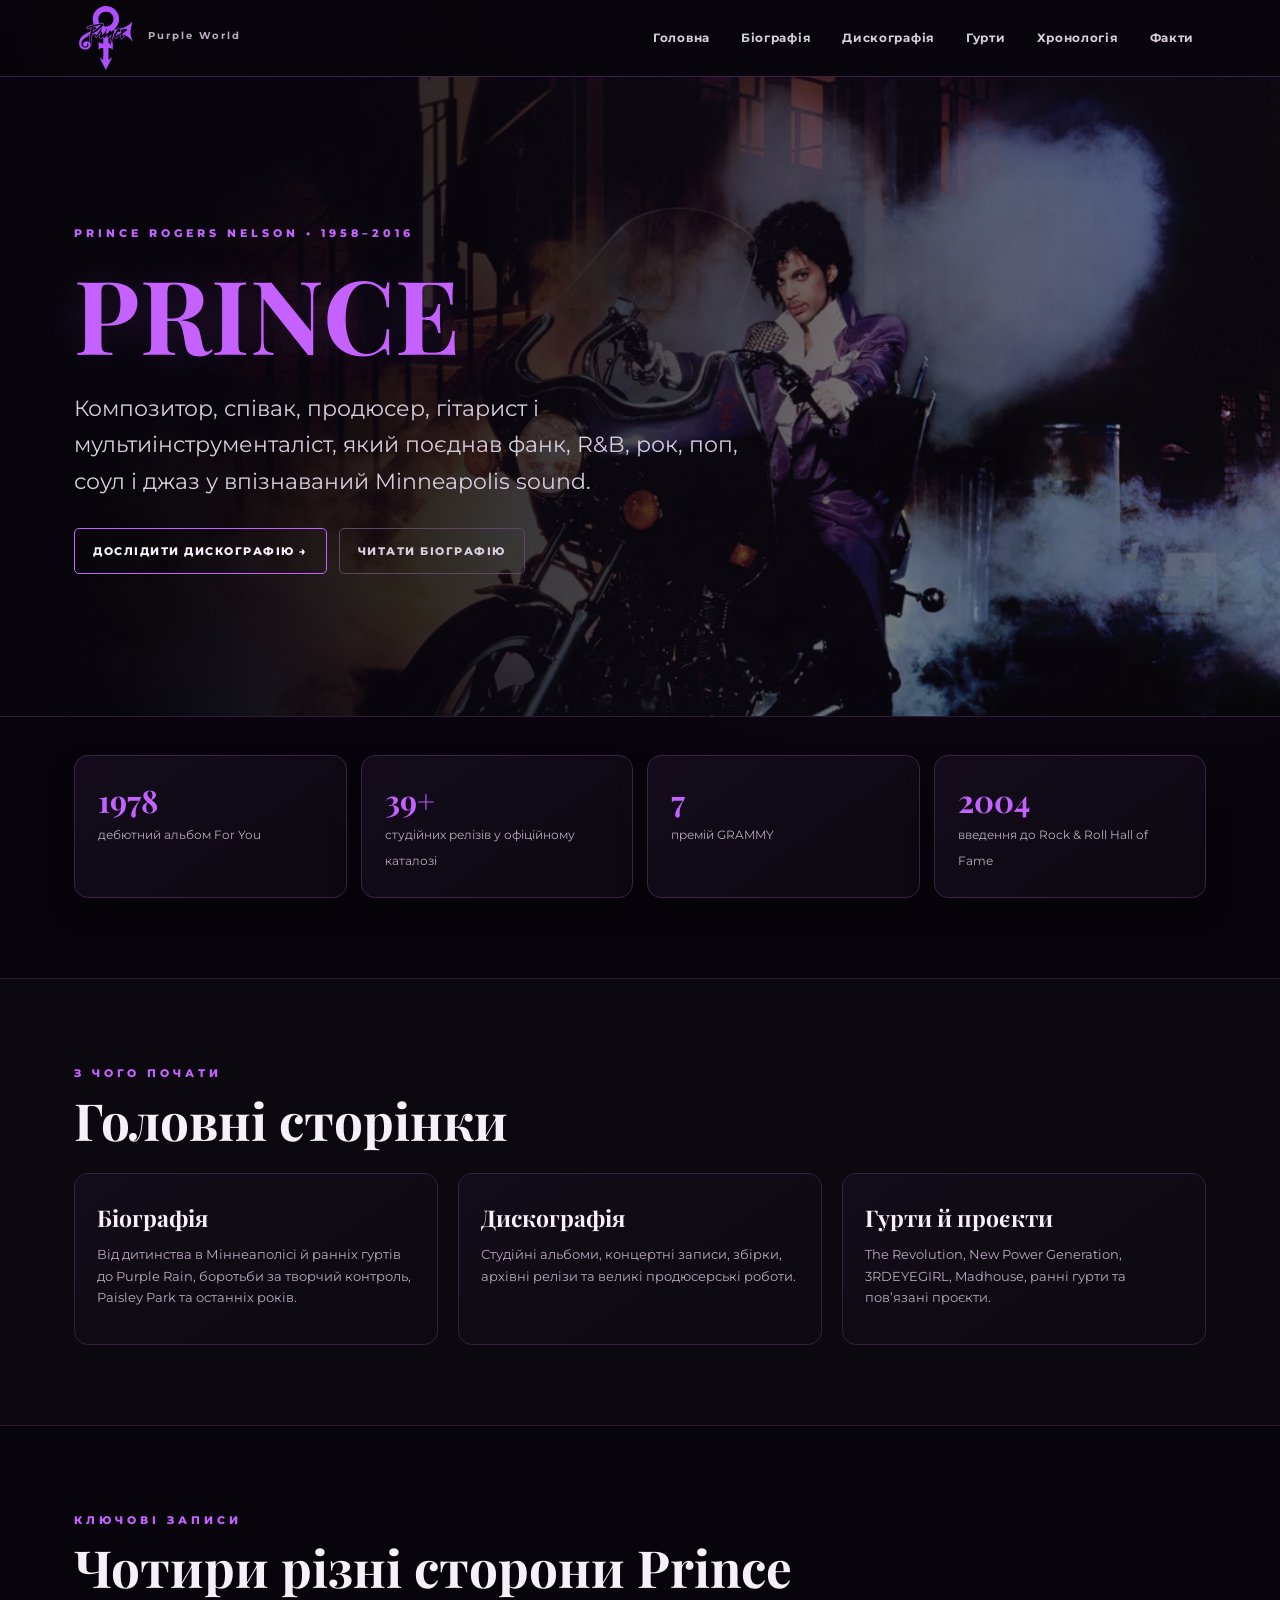
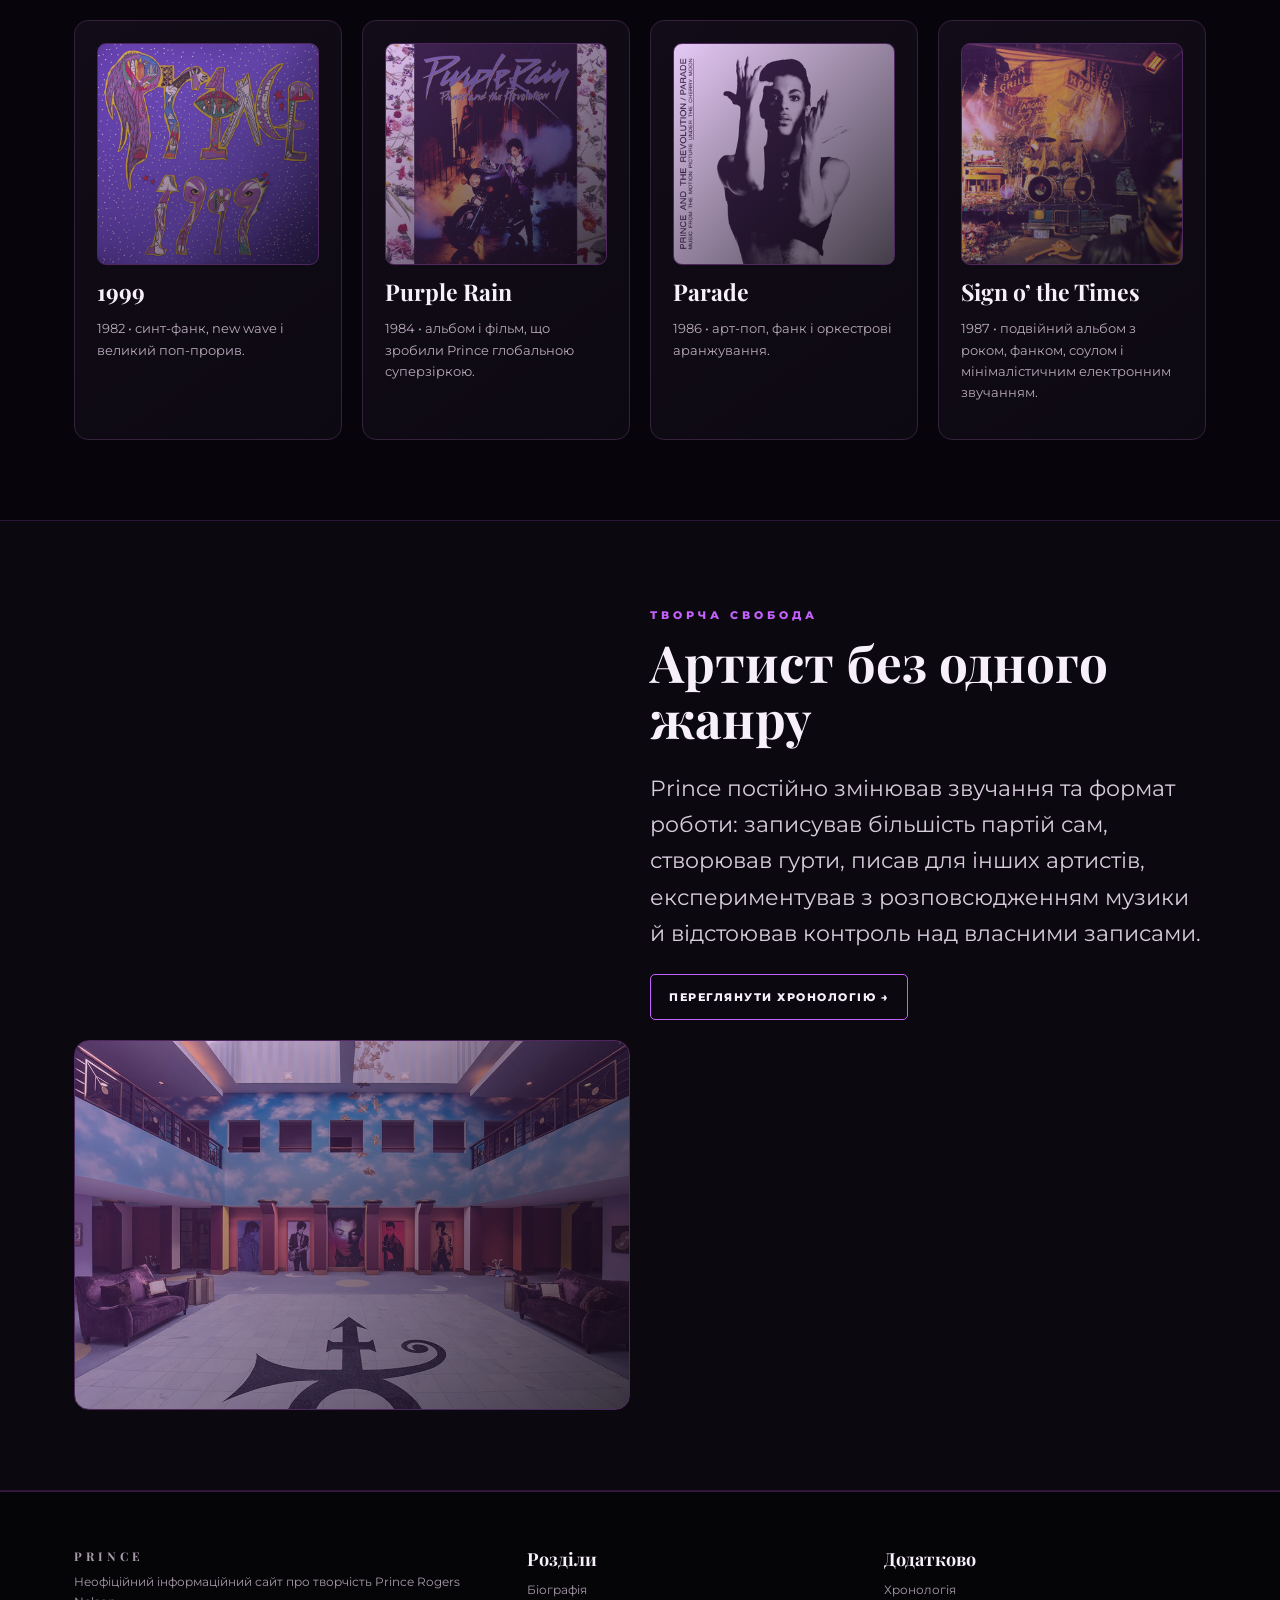
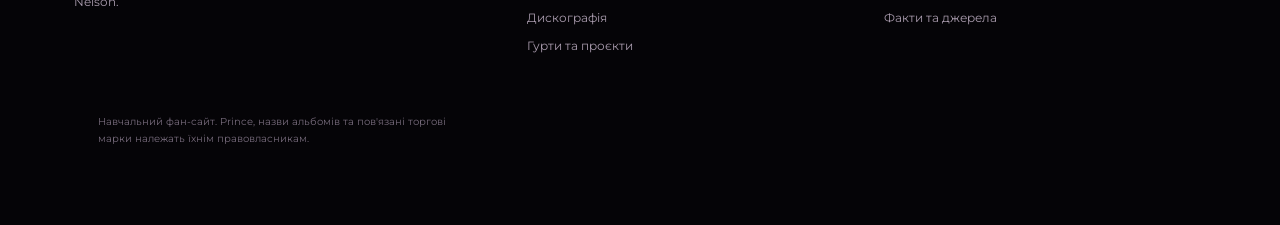
<file: index.html>
<!doctype html><html lang="uk"><head><meta charset="utf-8"><meta name="viewport" content="width=device-width,initial-scale=1"><meta name="description" content="Головна — неофіційний інформаційний сайт про Prince"><title>Головна | PRINCE</title><link rel="stylesheet" href="style.css"></head><body><header class="site-header"><div class="header-inner">
<a class="logo" href="index.html">
    <img src="love-symbol.svg" alt="PRINCE">
    <span>Purple World</span>
</a>
<button class="menu-btn" aria-label="Меню">☰</button>
<nav class="nav">
<a href="index.html">Головна</a><a href="biography.html">Біографія</a><a href="discography.html">Дискографія</a><a href="bands.html">Гурти</a><a href="timeline.html">Хронологія</a><a href="facts.html">Факти</a>
</nav></div></header>
<main>
<section class="hero"><div class="hero-photo" style="--photo:url('images/prince-hero.jpg')"></div><div class="hero-content"><span class="kicker">Prince Rogers Nelson • 1958–2016</span><h1>PRINCE</h1><p class="lead">Композитор, співак, продюсер, гітарист і мультиінструменталіст, який поєднав фанк, R&B, рок, поп, соул і джаз у впізнаваний Minneapolis sound.</p><div class="actions"><a class="btn" href="discography.html">Дослідити дискографію →</a><a class="btn secondary" href="biography.html">Читати біографію</a></div></div></section>
<section><div class="wrap"><div class="stats"><div class="stat"><strong>1978</strong><span>дебютний альбом For You</span></div><div class="stat"><strong>39+</strong><span>студійних релізів у офіційному каталозі</span></div><div class="stat"><strong>7</strong><span>премій GRAMMY</span></div><div class="stat"><strong>2004</strong><span>введення до Rock & Roll Hall of Fame</span></div></div></div></section>
<section class="section-dark"><div class="wrap"><span class="kicker">З чого почати</span><h2>Головні сторінки</h2><div class="grid three"><a class="card" href="biography.html"><h3>Біографія</h3><p>Від дитинства в Міннеаполісі й ранніх гуртів до Purple Rain, боротьби за творчий контроль, Paisley Park та останніх років.</p></a><a class="card" href="discography.html"><h3>Дискографія</h3><p>Студійні альбоми, концертні записи, збірки, архівні релізи та великі продюсерські роботи.</p></a><a class="card" href="bands.html"><h3>Гурти й проєкти</h3><p>The Revolution, New Power Generation, 3RDEYEGIRL, Madhouse, ранні гурти та пов’язані проєкти.</p></a></div></div></section>
<section><div class="wrap"><span class="kicker">Ключові записи</span><h2>Чотири різні сторони Prince</h2><div class="grid four"><article class="card"><div class="album-cover" style="--photo:url('images/1999.jpg')" data-label="Обкладинка альбому"><a class="feature-card" href="https://en.wikipedia.org/wiki/1999_(Prince_album)" target="_blank">
</div><h3>1999</h3><p>1982 • синт-фанк, new wave і великий поп-прорив.</p></article><article class="card"><div class="album-cover" style="--photo:url('images/purple-rain.jpg')" data-label="Обкладинка альбому"></div><h3>Purple Rain</h3><p>1984 • альбом і фільм, що зробили Prince глобальною суперзіркою.</p></article><article class="card"><div class="album-cover" style="--photo:url('images/parade.jpg')" data-label="Обкладинка альбому"></div><h3>Parade</h3><p>1986 • арт-поп, фанк і оркестрові аранжування.</p></article><article class="card"><div class="album-cover" style="--photo:url('images/sign-times.jpg')" data-label="Обкладинка альбому"></div><h3>Sign o’ the Times</h3><p>1987 • подвійний альбом з роком, фанком, соулом і мінімалістичним електронним звучанням.</p></article></div></div></section>
<section class="section-dark"><div class="wrap"><div class="grid two"><div><span class="kicker">Творча свобода</span><h2>Артист без одного жанру</h2><p class="lead">Prince постійно змінював звучання та формат роботи: записував більшість партій сам, створював гурти, писав для інших артистів, експериментував з розповсюдженням музики й відстоював контроль над власними записами.</p><a class="btn" href="timeline.html">Переглянути хронологію →</a></div><div class="photo-slot" style="--photo:url('images/paisley-park.jpg')" data-label="Додай фото: images/paisley-park.jpg"></div></div></div></section>
</main><footer class="site-footer"><div class="footer-inner"><div><a class="logo" href="index.html">PRINCE</a><p>Неофіційний інформаційний сайт про творчість Prince Rogers Nelson.</p></div><div><h3>Розділи</h3><a href="biography.html">Біографія</a><a href="discography.html">Дискографія</a><a href="bands.html">Гурти та проєкти</a></div><div><h3>Додатково</h3><a href="timeline.html">Хронологія</a><a href="facts.html">Факти та джерела</a></div><div class="copyright">Навчальний фан-сайт. Prince, назви альбомів та пов'язані торгові марки належать їхнім правовласникам.</div></footer><script src="script.js"></script>
</body></html>
</file>
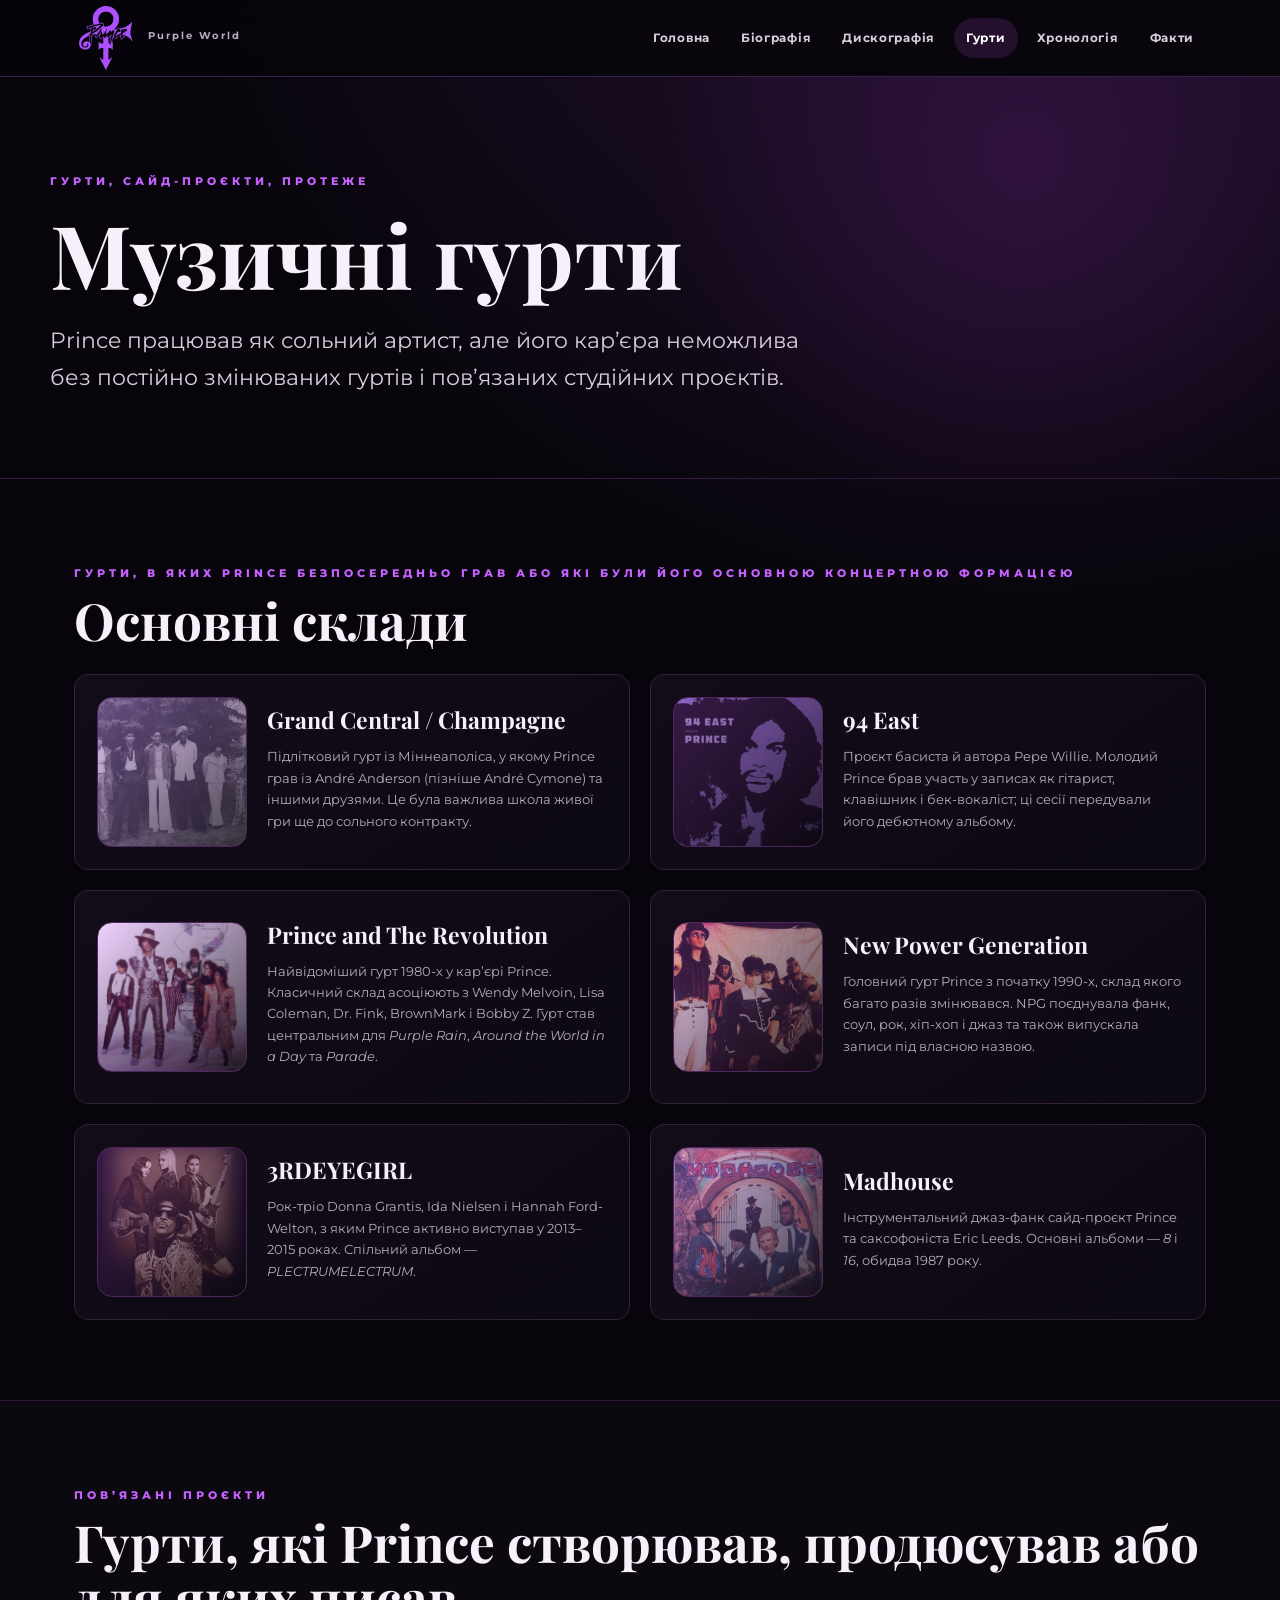
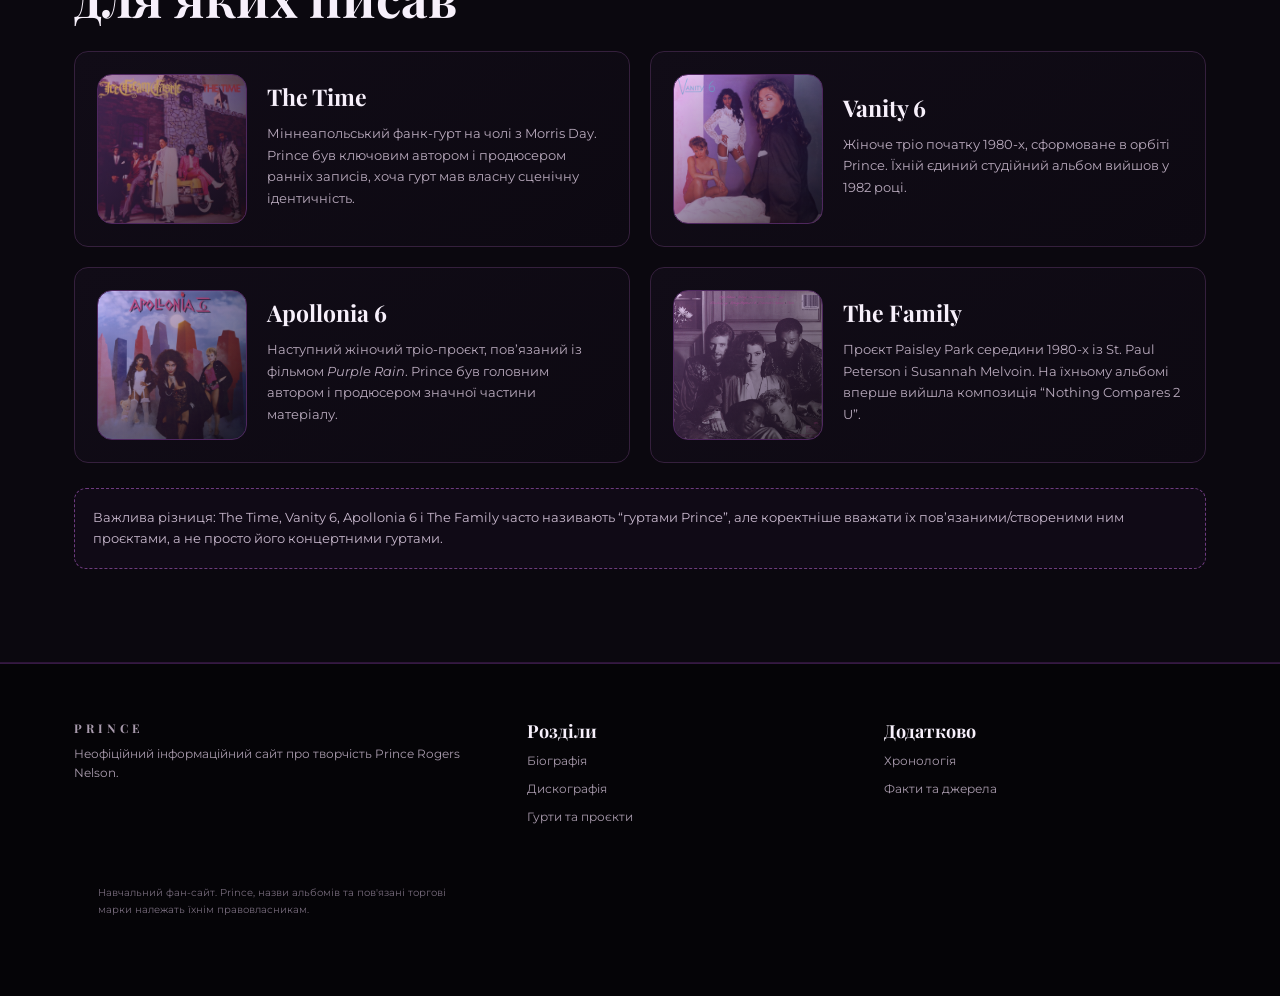
<file: bands.html>
<!doctype html><html lang="uk"><head><meta charset="utf-8"><meta name="viewport" content="width=device-width,initial-scale=1"><meta name="description" content="Гурти — неофіційний інформаційний сайт про Prince"><title>Гурти | PRINCE</title><link rel="stylesheet" href="style.css"></head><body><header class="site-header"><div class="header-inner">
<a class="logo" href="index.html">
    <img src="love-symbol.svg" alt="PRINCE">
    <span>Purple World</span>
</a>
<button class="menu-btn" aria-label="Меню">☰</button>
<nav class="nav">
<a href="index.html">Головна</a><a href="biography.html">Біографія</a><a href="discography.html">Дискографія</a><a href="bands.html" class="active">Гурти</a><a href="timeline.html">Хронологія</a><a href="facts.html">Факти</a>
</nav></div></header>
<main><section class="page-hero"><div><span class="kicker">Гурти, сайд-проєкти, протеже</span><h1>Музичні гурти</h1><p class="lead">Prince працював як сольний артист, але його кар’єра неможлива без постійно змінюваних гуртів і пов’язаних студійних проєктів.</p></div></section><section><div class="wrap"><span class="kicker">Гурти, в яких Prince безпосередньо грав або які були його основною концертною формацією</span><h2>Основні склади</h2><div class="grid two">
<article class="card band-card"><div class="photo-slot" style="--photo:url('images/grand-central.jpg')" data-label="images/grand-central.jpg"></div><div><h3>Grand Central / Champagne</h3><p>Підлітковий гурт із Міннеаполіса, у якому Prince грав із André Anderson (пізніше André Cymone) та іншими друзями. Це була важлива школа живої гри ще до сольного контракту.</p></div></article>
<article class="card band-card"><div class="photo-slot" style="--photo:url('images/94-east.jpg')" data-label="images/94-east.jpg"></div><div><h3>94 East</h3><p>Проєкт басиста й автора Pepe Willie. Молодий Prince брав участь у записах як гітарист, клавішник і бек-вокаліст; ці сесії передували його дебютному альбому.</p></div></article>
<article class="card band-card"><div class="photo-slot" style="--photo:url('images/revolution.jpg')" data-label="images/revolution.jpg"></div><div><h3>Prince and The Revolution</h3><p>Найвідоміший гурт 1980-х у кар’єрі Prince. Класичний склад асоціюють з Wendy Melvoin, Lisa Coleman, Dr. Fink, BrownMark і Bobby Z. Гурт став центральним для <em>Purple Rain</em>, <em>Around the World in a Day</em> та <em>Parade</em>.</p></div></article>
<article class="card band-card"><div class="photo-slot" style="--photo:url('images/npg.jpg')" data-label="images/npg.jpg"></div><div><h3>New Power Generation</h3><p>Головний гурт Prince з початку 1990-х, склад якого багато разів змінювався. NPG поєднувала фанк, соул, рок, хіп-хоп і джаз та також випускала записи під власною назвою.</p></div></article>
<article class="card band-card"><div class="photo-slot" style="--photo:url('images/3rdeyegirl.jpg')" data-label="images/3rdeyegirl.jpg"></div><div><h3>3RDEYEGIRL</h3><p>Рок-тріо Donna Grantis, Ida Nielsen і Hannah Ford-Welton, з яким Prince активно виступав у 2013–2015 роках. Спільний альбом — <em>PLECTRUMELECTRUM</em>.</p></div></article>
<article class="card band-card"><div class="photo-slot" style="--photo:url('images/madhouse.jpg')" data-label="images/madhouse.jpg"></div><div><h3>Madhouse</h3><p>Інструментальний джаз-фанк сайд-проєкт Prince та саксофоніста Eric Leeds. Основні альбоми — <em>8</em> і <em>16</em>, обидва 1987 року.</p></div></article></div></div></section>
<section class="section-dark"><div class="wrap"><span class="kicker">Пов’язані проєкти</span><h2>Гурти, які Prince створював, продюсував або для яких писав</h2><div class="grid two"><article class="card band-card"><div class="photo-slot" style="--photo:url('images/the-time.jpg')" data-label="images/the-time.jpg"></div><div><h3>The Time</h3><p>Міннеапольський фанк-гурт на чолі з Morris Day. Prince був ключовим автором і продюсером ранніх записів, хоча гурт мав власну сценічну ідентичність.</p></div></article><article class="card band-card"><div class="photo-slot" style="--photo:url('images/vanity6.jpg')" data-label="images/vanity6.jpg"></div><div><h3>Vanity 6</h3><p>Жіноче тріо початку 1980-х, сформоване в орбіті Prince. Їхній єдиний студійний альбом вийшов у 1982 році.</p></div></article><article class="card band-card"><div class="photo-slot" style="--photo:url('images/apollonia6.jpg')" data-label="images/apollonia6.jpg"></div><div><h3>Apollonia 6</h3><p>Наступний жіночий тріо-проєкт, пов’язаний із фільмом <em>Purple Rain</em>. Prince був головним автором і продюсером значної частини матеріалу.</p></div></article><article class="card band-card"><div class="photo-slot" style="--photo:url('images/the-family.jpg')" data-label="images/the-family.jpg"></div><div><h3>The Family</h3><p>Проєкт Paisley Park середини 1980-х із St. Paul Peterson і Susannah Melvoin. На їхньому альбомі вперше вийшла композиція “Nothing Compares 2 U”.</p></div></article></div><p class="notice" style="margin-top:25px">Важлива різниця: The Time, Vanity 6, Apollonia 6 і The Family часто називають “гуртами Prince”, але коректніше вважати їх пов’язаними/створеними ним проєктами, а не просто його концертними гуртами.</p></div></section></main><footer class="site-footer"><div class="footer-inner"><div><a class="logo" href="index.html">PRINCE</a><p>Неофіційний інформаційний сайт про творчість Prince Rogers Nelson.</p></div><div><h3>Розділи</h3><a href="biography.html">Біографія</a><a href="discography.html">Дискографія</a><a href="bands.html">Гурти та проєкти</a></div><div><h3>Додатково</h3><a href="timeline.html">Хронологія</a><a href="facts.html">Факти та джерела</a></div><div class="copyright">Навчальний фан-сайт. Prince, назви альбомів та пов'язані торгові марки належать їхнім правовласникам.</div></footer><script src="script.js"></script>
</body></html>
</file>
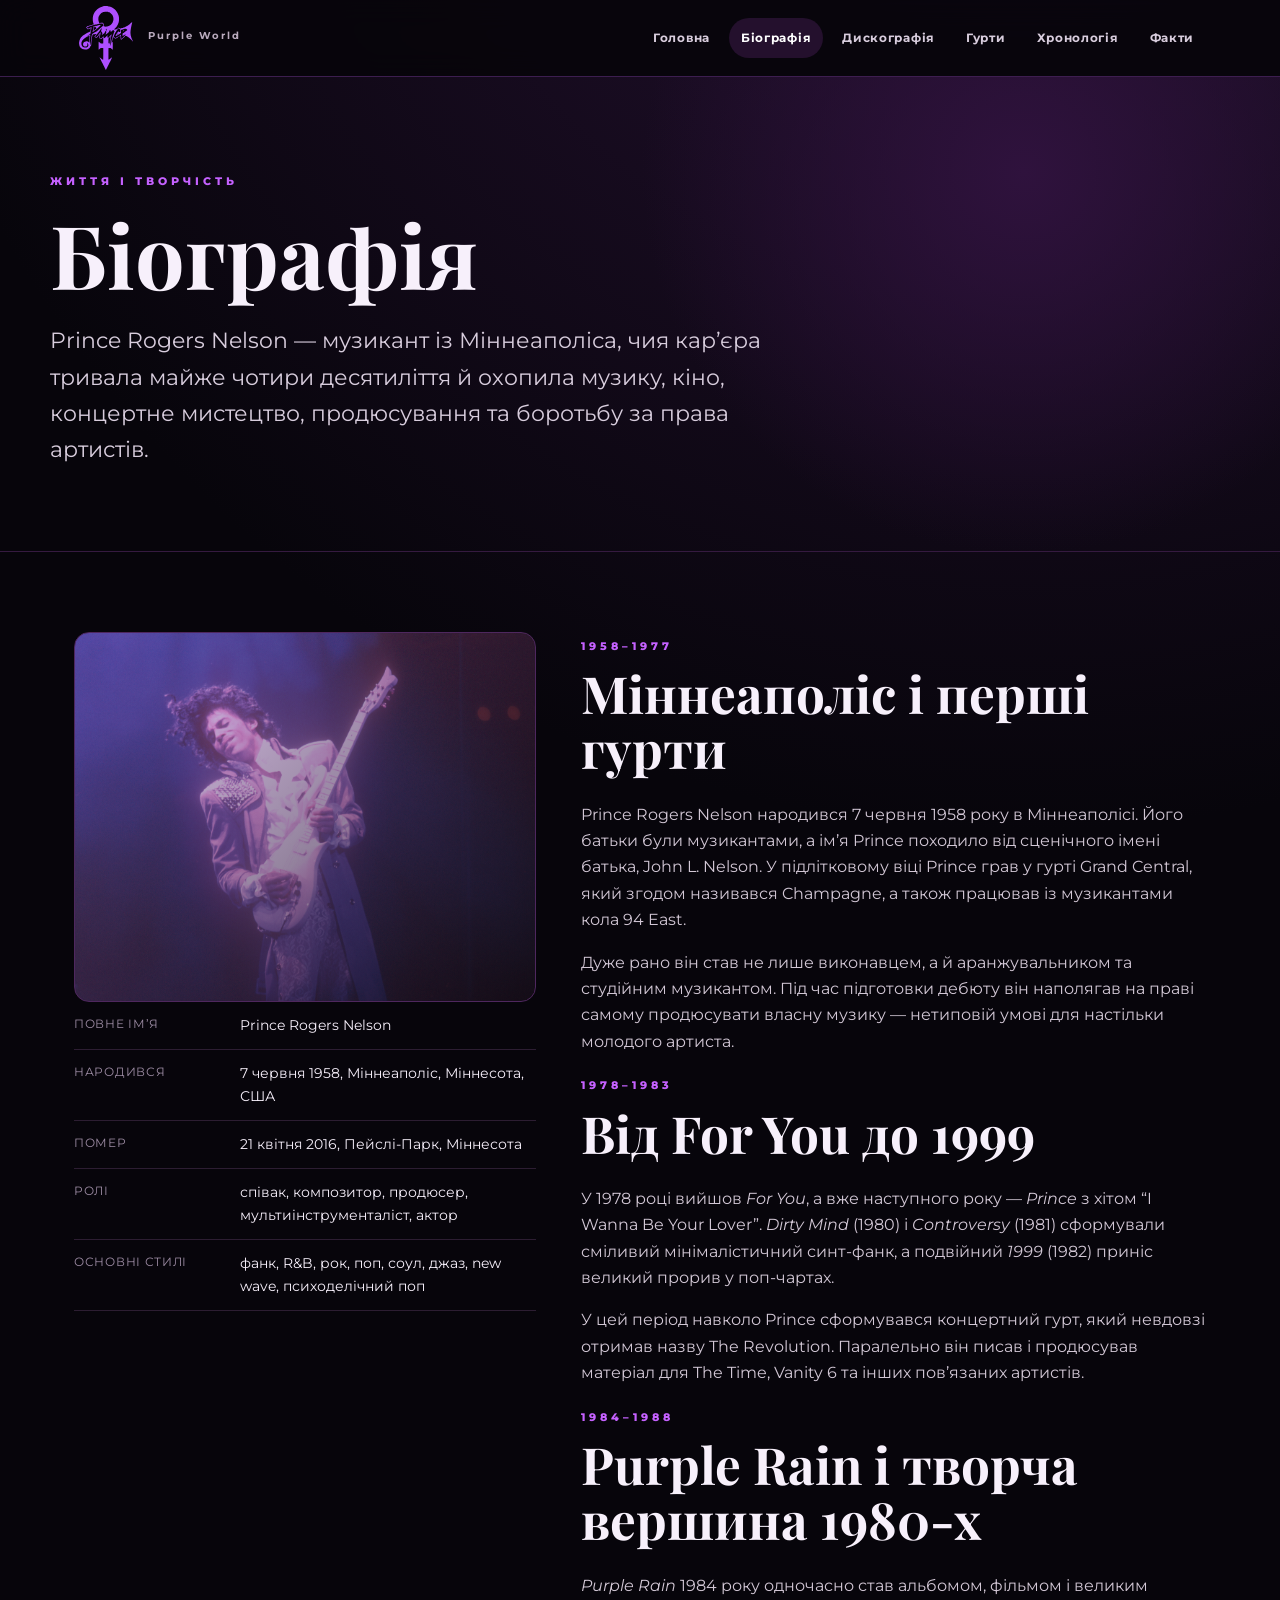
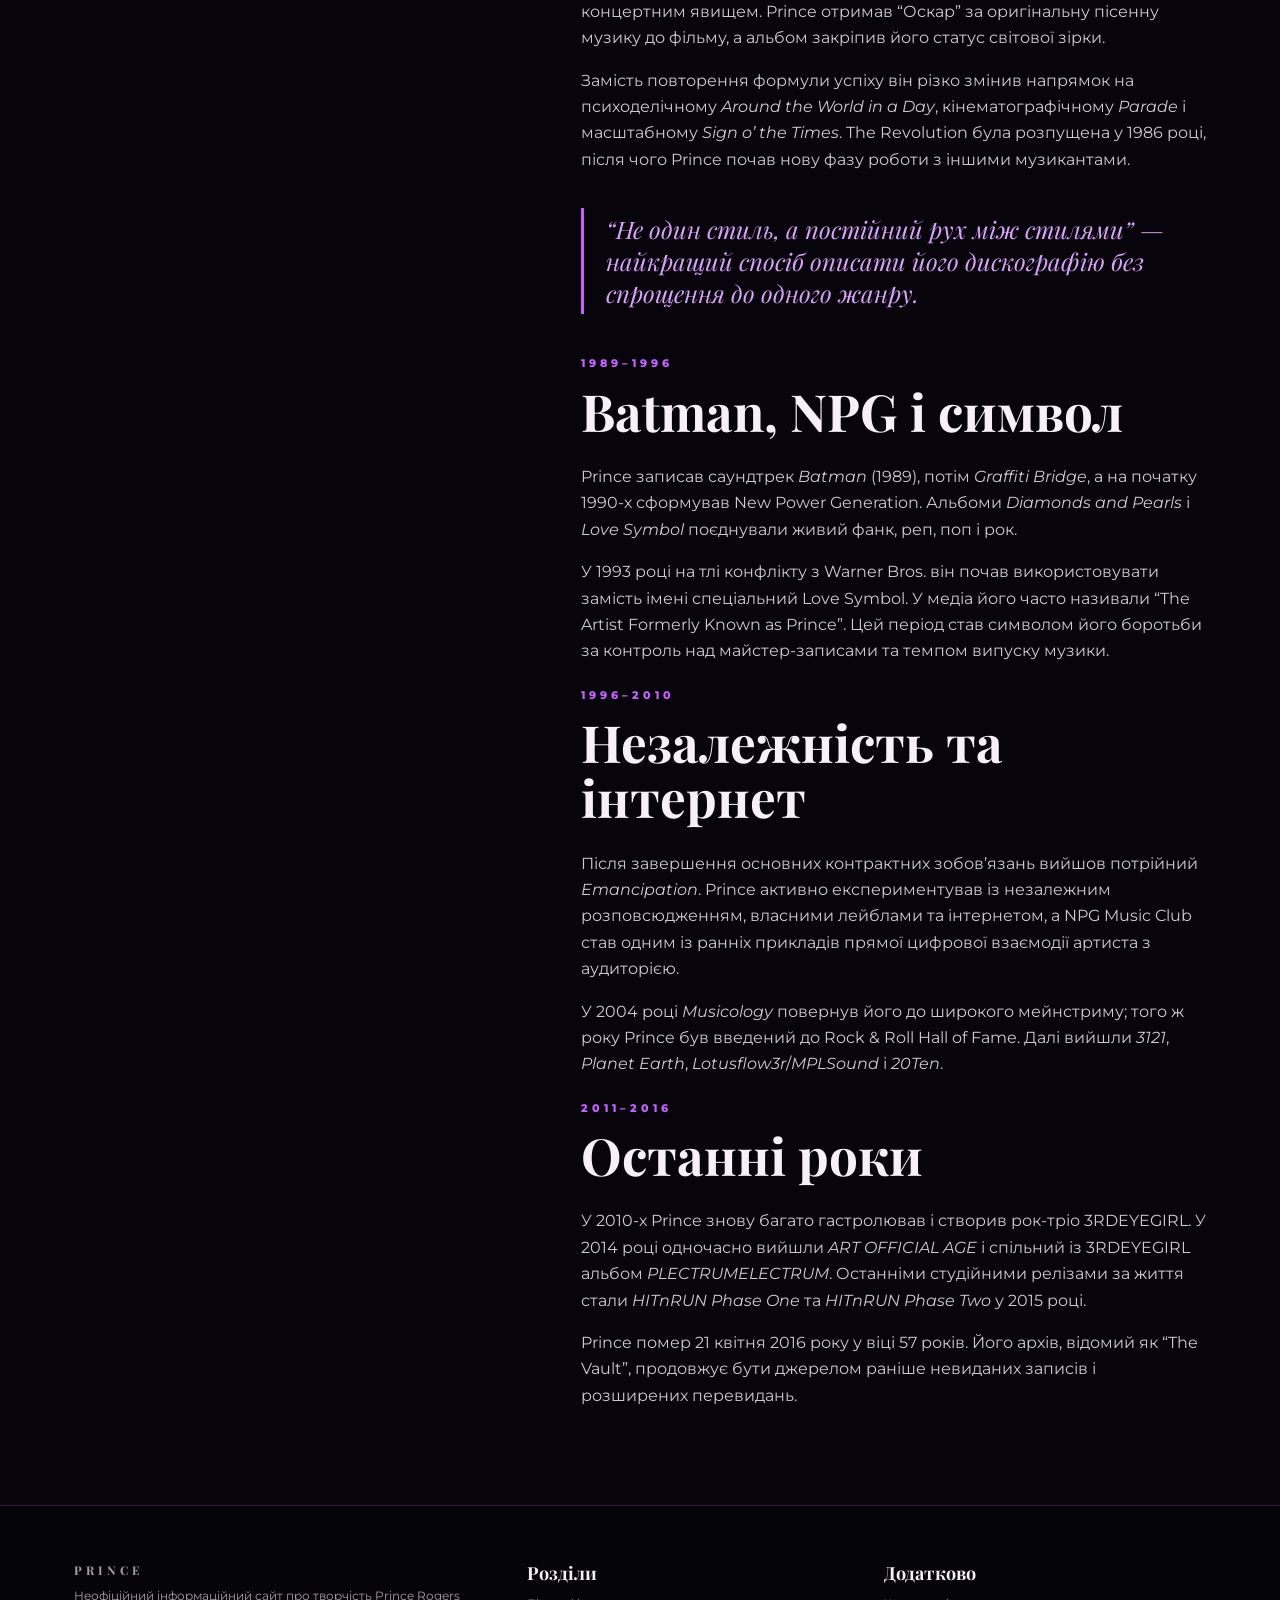
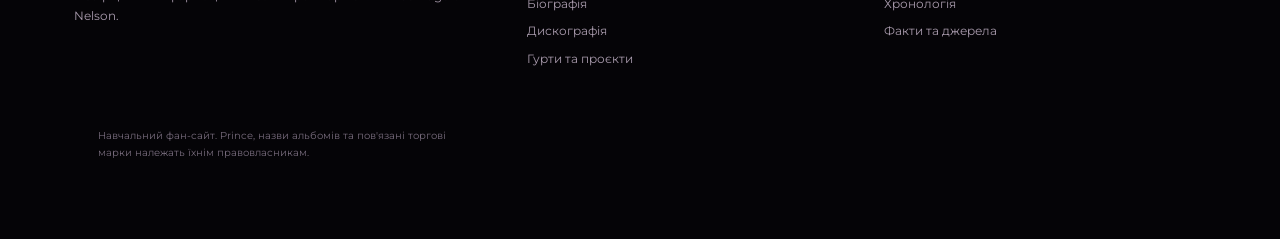
<file: biography.html>
<!doctype html><html lang="uk"><head><meta charset="utf-8"><meta name="viewport" content="width=device-width,initial-scale=1"><meta name="description" content="Біографія — неофіційний інформаційний сайт про Prince"><title>Біографія | PRINCE</title><link rel="stylesheet" href="style.css"></head><body><header class="site-header"><div class="header-inner">
<a class="logo" href="index.html">
    <img src="love-symbol.svg" alt="PRINCE">
    <span>Purple World</span>
</a>
<button class="menu-btn" aria-label="Меню">☰</button>
<nav class="nav">
<a href="index.html">Головна</a><a href="biography.html" class="active">Біографія</a><a href="discography.html">Дискографія</a><a href="bands.html">Гурти</a><a href="timeline.html">Хронологія</a><a href="facts.html">Факти</a>
</nav></div></header>
<main><section class="page-hero"><div><span class="kicker">Життя і творчість</span><h1>Біографія</h1><p class="lead">Prince Rogers Nelson — музикант із Міннеаполіса, чия кар’єра тривала майже чотири десятиліття й охопила музику, кіно, концертне мистецтво, продюсування та боротьбу за права артистів.</p></div></section>
<section><div class="wrap bio-layout"><div><div class="photo-slot" style="--photo:url('images/prince-portrait.jpg')" data-label="Знімок зроблено 1 березня 1985 року, фотографом Кеном Фридманом." ></div><table class="info-table"><tr><td>Повне ім’я</td><td>Prince Rogers Nelson</td></tr><tr><td>Народився</td><td>7 червня 1958, Міннеаполіс, Міннесота, США</td></tr><tr><td>Помер</td><td>21 квітня 2016, Пейслі-Парк, Міннесота</td></tr><tr><td>Ролі</td><td>співак, композитор, продюсер, мультиінструменталіст, актор</td></tr><tr><td>Основні стилі</td><td>фанк, R&B, рок, поп, соул, джаз, new wave, психоделічний поп</td></tr></table></div><div><span class="kicker">1958–1977</span><h2>Міннеаполіс і перші гурти</h2><p>Prince Rogers Nelson народився 7 червня 1958 року в Міннеаполісі. Його батьки були музикантами, а ім’я Prince походило від сценічного імені батька, John L. Nelson. У підлітковому віці Prince грав у гурті Grand Central, який згодом називався Champagne, а також працював із музикантами кола 94 East.</p><p>Дуже рано він став не лише виконавцем, а й аранжувальником та студійним музикантом. Під час підготовки дебюту він наполягав на праві самому продюсувати власну музику — нетиповій умові для настільки молодого артиста.</p><span class="kicker">1978–1983</span><h2>Від For You до 1999</h2><p>У 1978 році вийшов <em>For You</em>, а вже наступного року — <em>Prince</em> з хітом “I Wanna Be Your Lover”. <em>Dirty Mind</em> (1980) і <em>Controversy</em> (1981) сформували сміливий мінімалістичний синт-фанк, а подвійний <em>1999</em> (1982) приніс великий прорив у поп-чартах.</p><p>У цей період навколо Prince сформувався концертний гурт, який невдовзі отримав назву The Revolution. Паралельно він писав і продюсував матеріал для The Time, Vanity 6 та інших пов’язаних артистів.</p><span class="kicker">1984–1988</span><h2>Purple Rain і творча вершина 1980-х</h2><p><em>Purple Rain</em> 1984 року одночасно став альбомом, фільмом і великим концертним явищем. Prince отримав “Оскар” за оригінальну пісенну музику до фільму, а альбом закріпив його статус світової зірки.</p><p>Замість повторення формули успіху він різко змінив напрямок на психоделічному <em>Around the World in a Day</em>, кінематографічному <em>Parade</em> і масштабному <em>Sign o’ the Times</em>. The Revolution була розпущена у 1986 році, після чого Prince почав нову фазу роботи з іншими музикантами.</p><div class="quote">“Не один стиль, а постійний рух між стилями” — найкращий спосіб описати його дискографію без спрощення до одного жанру.</div><span class="kicker">1989–1996</span><h2>Batman, NPG і символ</h2><p>Prince записав саундтрек <em>Batman</em> (1989), потім <em>Graffiti Bridge</em>, а на початку 1990-х сформував New Power Generation. Альбоми <em>Diamonds and Pearls</em> і <em>Love Symbol</em> поєднували живий фанк, реп, поп і рок.</p><p>У 1993 році на тлі конфлікту з Warner Bros. він почав використовувати замість імені спеціальний Love Symbol. У медіа його часто називали “The Artist Formerly Known as Prince”. Цей період став символом його боротьби за контроль над майстер-записами та темпом випуску музики.</p><span class="kicker">1996–2010</span><h2>Незалежність та інтернет</h2><p>Після завершення основних контрактних зобов’язань вийшов потрійний <em>Emancipation</em>. Prince активно експериментував із незалежним розповсюдженням, власними лейблами та інтернетом, а NPG Music Club став одним із ранніх прикладів прямої цифрової взаємодії артиста з аудиторією.</p><p>У 2004 році <em>Musicology</em> повернув його до широкого мейнстриму; того ж року Prince був введений до Rock & Roll Hall of Fame. Далі вийшли <em>3121</em>, <em>Planet Earth</em>, <em>Lotusflow3r</em>/<em>MPLSound</em> і <em>20Ten</em>.</p><span class="kicker">2011–2016</span><h2>Останні роки</h2><p>У 2010-х Prince знову багато гастролював і створив рок-тріо 3RDEYEGIRL. У 2014 році одночасно вийшли <em>ART OFFICIAL AGE</em> і спільний із 3RDEYEGIRL альбом <em>PLECTRUMELECTRUM</em>. Останніми студійними релізами за життя стали <em>HITnRUN Phase One</em> та <em>HITnRUN Phase Two</em> у 2015 році.</p><p>Prince помер 21 квітня 2016 року у віці 57 років. Його архів, відомий як “The Vault”, продовжує бути джерелом раніше невиданих записів і розширених перевидань.</p></div></div></section></main><footer class="site-footer"><div class="footer-inner"><div><a class="logo" href="index.html">PRINCE</a><p>Неофіційний інформаційний сайт про творчість Prince Rogers Nelson.</p></div><div><h3>Розділи</h3><a href="biography.html">Біографія</a><a href="discography.html">Дискографія</a><a href="bands.html">Гурти та проєкти</a></div><div><h3>Додатково</h3><a href="timeline.html">Хронологія</a><a href="facts.html">Факти та джерела</a></div><div class="copyright">Навчальний фан-сайт. Prince, назви альбомів та пов'язані торгові марки належать їхнім правовласникам.</div></footer><script src="script.js"></script>
</body></html>
</file>
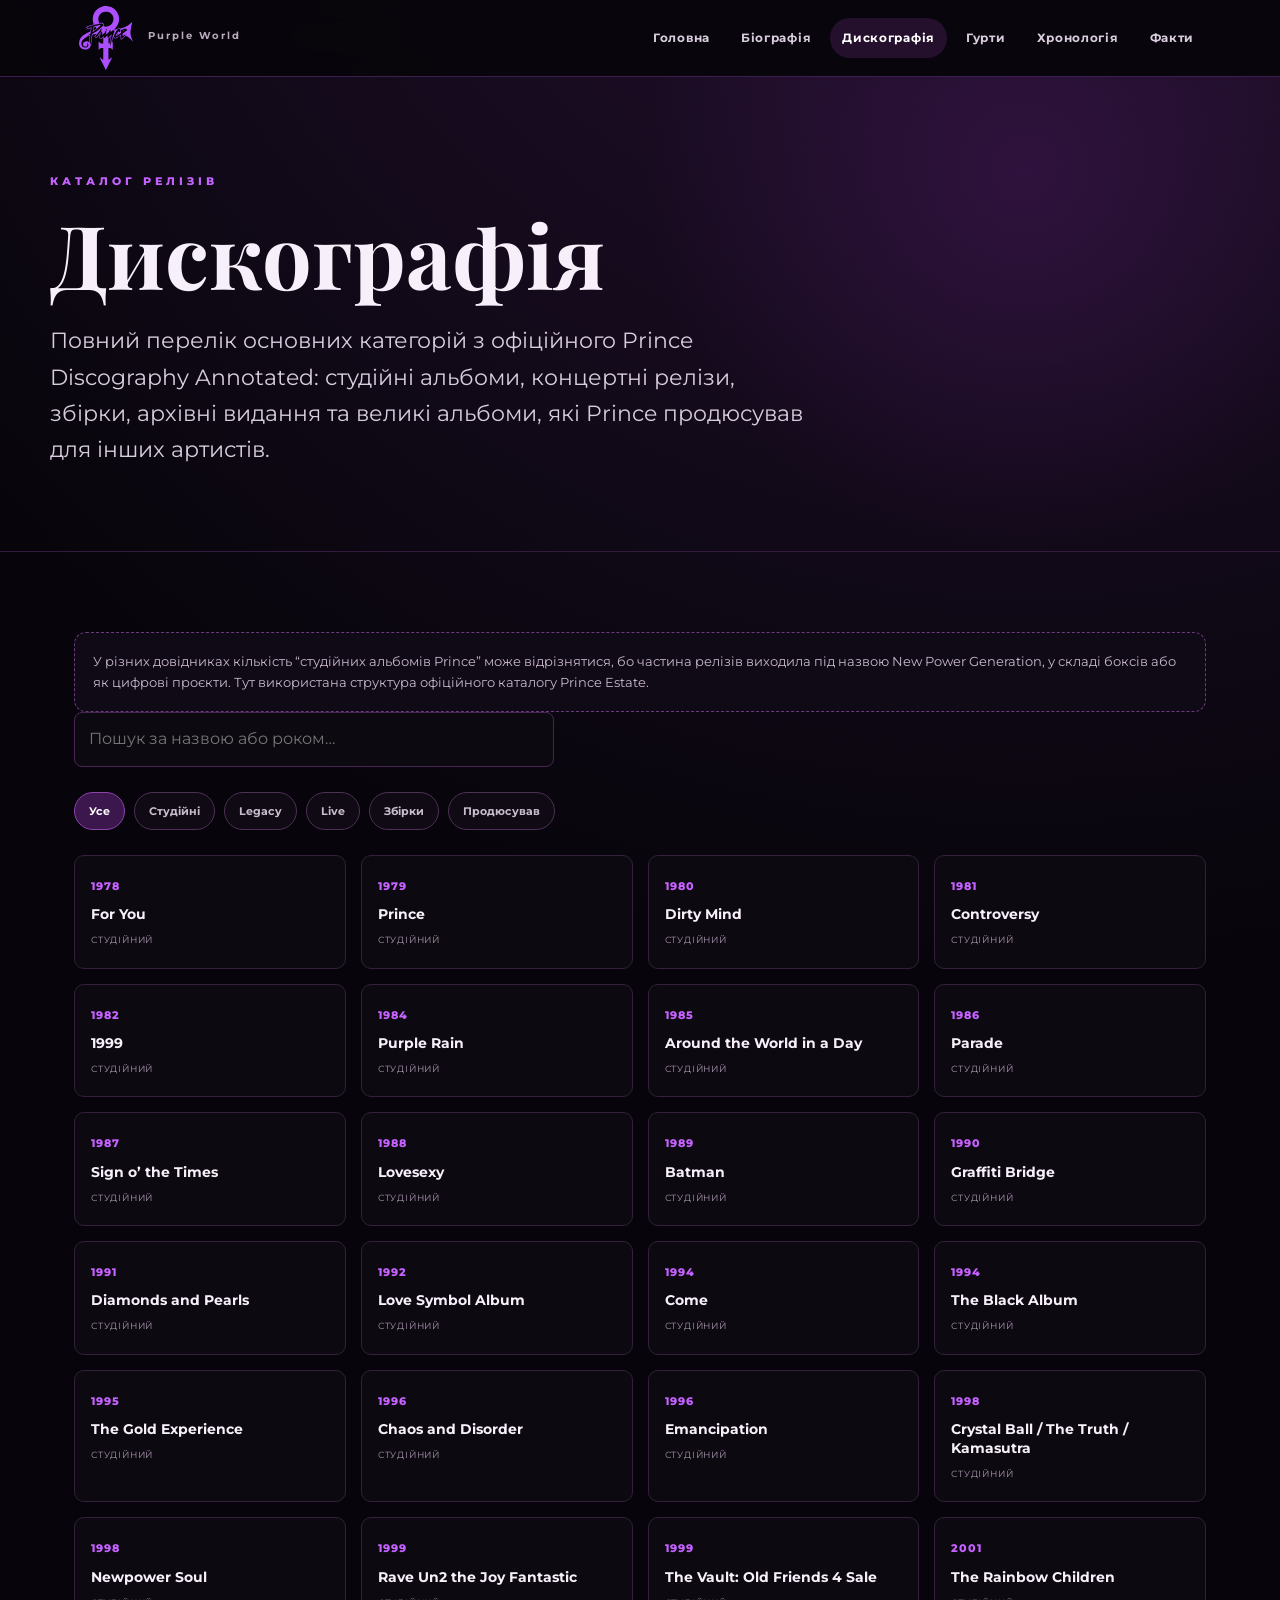
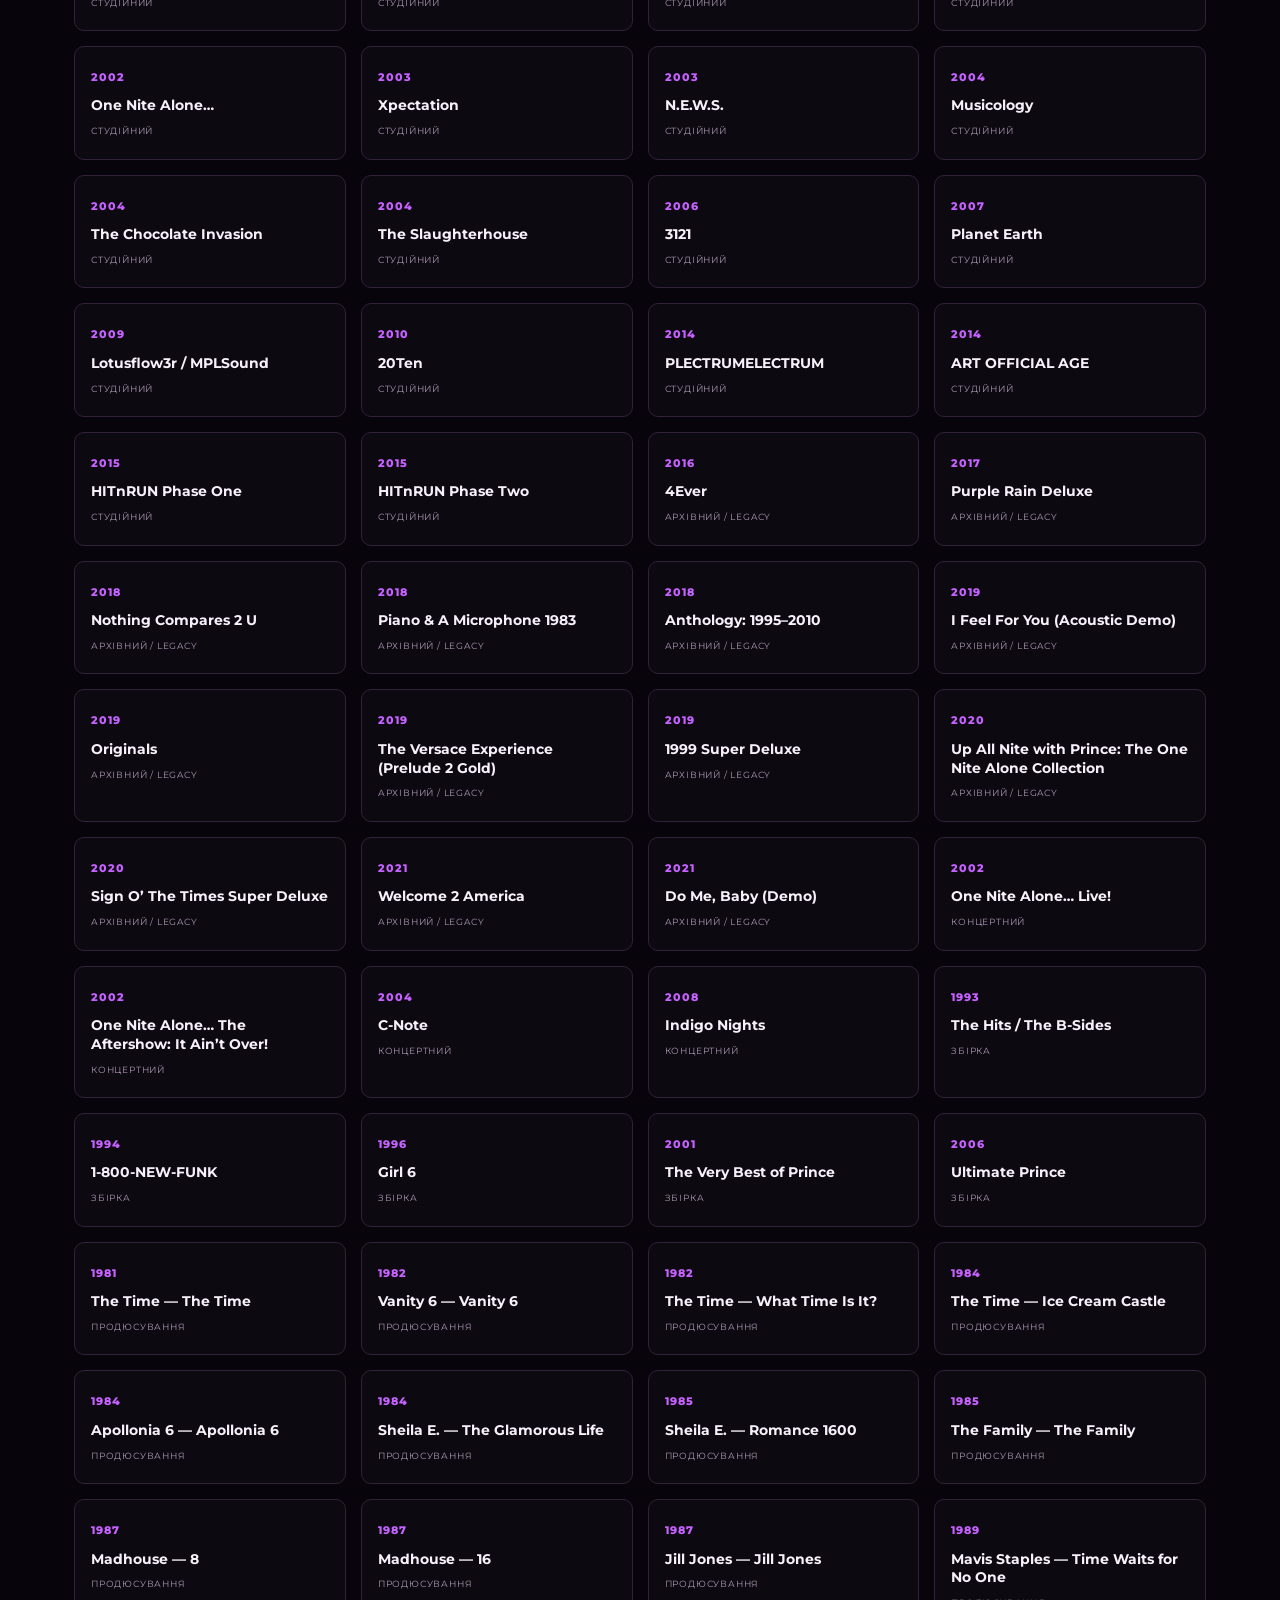
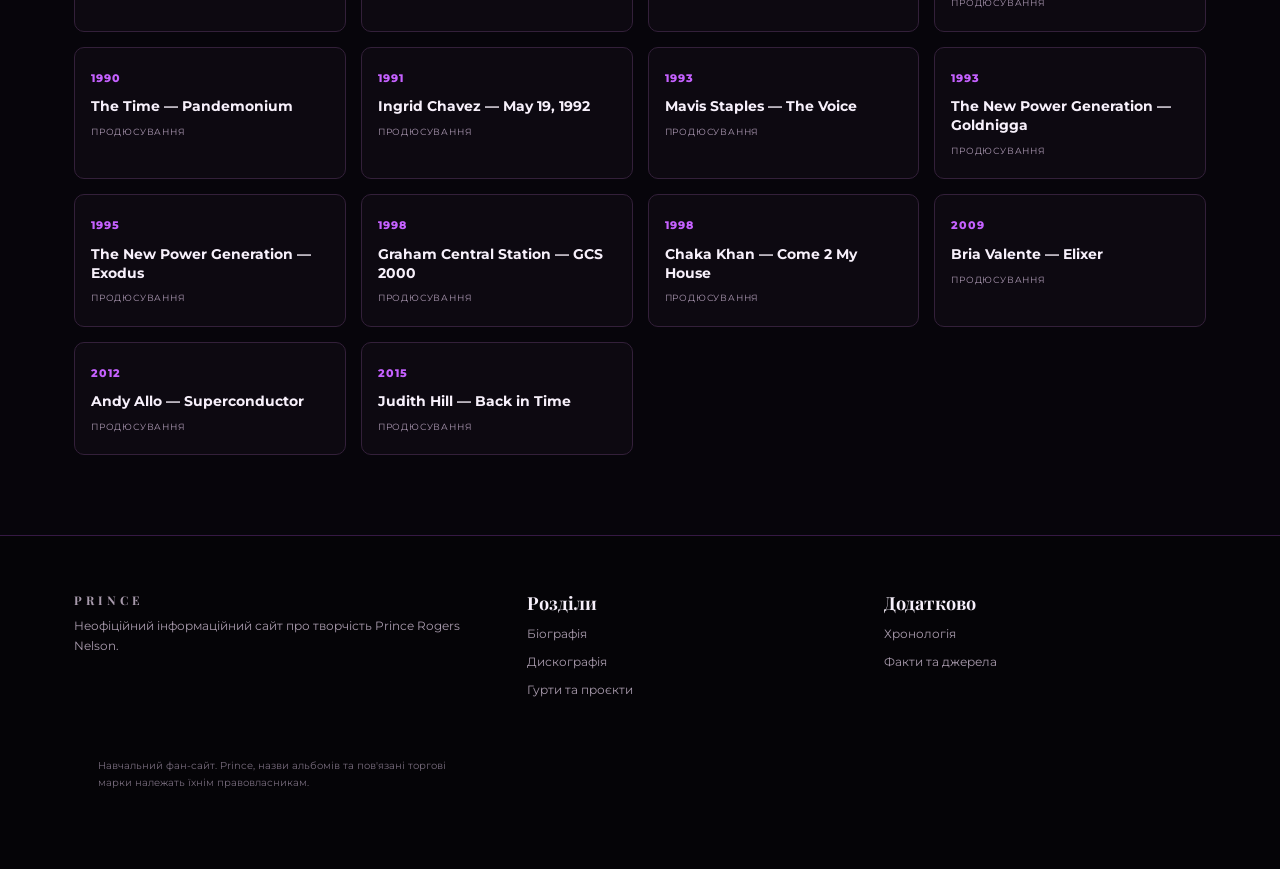
<file: discography.html>
<!doctype html><html lang="uk"><head><meta charset="utf-8"><meta name="viewport" content="width=device-width,initial-scale=1"><meta name="description" content="Дискографія — неофіційний інформаційний сайт про Prince"><title>Дискографія | PRINCE</title><link rel="stylesheet" href="style.css"></head><body><header class="site-header"><div class="header-inner">
<a class="logo" href="index.html">
    <img src="love-symbol.svg" alt="PRINCE">
    <span>Purple World</span>
</a>
<button class="menu-btn" aria-label="Меню">☰</button>
<nav class="nav">
<a href="index.html">Головна</a><a href="biography.html">Біографія</a><a href="discography.html" class="active">Дискографія</a><a href="bands.html">Гурти</a><a href="timeline.html">Хронологія</a><a href="facts.html">Факти</a>
</nav></div></header>
<main><section class="page-hero"><div><span class="kicker">Каталог релізів</span><h1>Дискографія</h1><p class="lead">Повний перелік основних категорій з офіційного Prince Discography Annotated: студійні альбоми, концертні релізи, збірки, архівні видання та великі альбоми, які Prince продюсував для інших артистів.</p></div></section><section><div class="wrap"><div class="notice">У різних довідниках кількість “студійних альбомів Prince” може відрізнятися, бо частина релізів виходила під назвою New Power Generation, у складі боксів або як цифрові проєкти. Тут використана структура офіційного каталогу Prince Estate.</div><input id="releaseSearch" class="search" type="search" placeholder="Пошук за назвою або роком…"><div class="filters"><button class="filter-btn active" data-filter="all">Усе</button><button class="filter-btn" data-filter="studio">Студійні</button><button class="filter-btn" data-filter="legacy">Legacy</button><button class="filter-btn" data-filter="live">Live</button><button class="filter-btn" data-filter="comp">Збірки</button><button class="filter-btn" data-filter="produced">Продюсував</button></div><div class="discography-grid"><article class="release" data-type="studio"><span class="year">1978</span><h3>For You</h3><span class="tag">Студійний</span></article><article class="release" data-type="studio"><span class="year">1979</span><h3>Prince</h3><span class="tag">Студійний</span></article><article class="release" data-type="studio"><span class="year">1980</span><h3>Dirty Mind</h3><span class="tag">Студійний</span></article><article class="release" data-type="studio"><span class="year">1981</span><h3>Controversy</h3><span class="tag">Студійний</span></article><article class="release" data-type="studio"><span class="year">1982</span><h3>1999</h3><span class="tag">Студійний</span></article><article class="release" data-type="studio"><span class="year">1984</span><h3>Purple Rain</h3><span class="tag">Студійний</span></article><article class="release" data-type="studio"><span class="year">1985</span><h3>Around the World in a Day</h3><span class="tag">Студійний</span></article><article class="release" data-type="studio"><span class="year">1986</span><h3>Parade</h3><span class="tag">Студійний</span></article><article class="release" data-type="studio"><span class="year">1987</span><h3>Sign o’ the Times</h3><span class="tag">Студійний</span></article><article class="release" data-type="studio"><span class="year">1988</span><h3>Lovesexy</h3><span class="tag">Студійний</span></article><article class="release" data-type="studio"><span class="year">1989</span><h3>Batman</h3><span class="tag">Студійний</span></article><article class="release" data-type="studio"><span class="year">1990</span><h3>Graffiti Bridge</h3><span class="tag">Студійний</span></article><article class="release" data-type="studio"><span class="year">1991</span><h3>Diamonds and Pearls</h3><span class="tag">Студійний</span></article><article class="release" data-type="studio"><span class="year">1992</span><h3>Love Symbol Album</h3><span class="tag">Студійний</span></article><article class="release" data-type="studio"><span class="year">1994</span><h3>Come</h3><span class="tag">Студійний</span></article><article class="release" data-type="studio"><span class="year">1994</span><h3>The Black Album</h3><span class="tag">Студійний</span></article><article class="release" data-type="studio"><span class="year">1995</span><h3>The Gold Experience</h3><span class="tag">Студійний</span></article><article class="release" data-type="studio"><span class="year">1996</span><h3>Chaos and Disorder</h3><span class="tag">Студійний</span></article><article class="release" data-type="studio"><span class="year">1996</span><h3>Emancipation</h3><span class="tag">Студійний</span></article><article class="release" data-type="studio"><span class="year">1998</span><h3>Crystal Ball / The Truth / Kamasutra</h3><span class="tag">Студійний</span></article><article class="release" data-type="studio"><span class="year">1998</span><h3>Newpower Soul</h3><span class="tag">Студійний</span></article><article class="release" data-type="studio"><span class="year">1999</span><h3>Rave Un2 the Joy Fantastic</h3><span class="tag">Студійний</span></article><article class="release" data-type="studio"><span class="year">1999</span><h3>The Vault: Old Friends 4 Sale</h3><span class="tag">Студійний</span></article><article class="release" data-type="studio"><span class="year">2001</span><h3>The Rainbow Children</h3><span class="tag">Студійний</span></article><article class="release" data-type="studio"><span class="year">2002</span><h3>One Nite Alone…</h3><span class="tag">Студійний</span></article><article class="release" data-type="studio"><span class="year">2003</span><h3>Xpectation</h3><span class="tag">Студійний</span></article><article class="release" data-type="studio"><span class="year">2003</span><h3>N.E.W.S.</h3><span class="tag">Студійний</span></article><article class="release" data-type="studio"><span class="year">2004</span><h3>Musicology</h3><span class="tag">Студійний</span></article><article class="release" data-type="studio"><span class="year">2004</span><h3>The Chocolate Invasion</h3><span class="tag">Студійний</span></article><article class="release" data-type="studio"><span class="year">2004</span><h3>The Slaughterhouse</h3><span class="tag">Студійний</span></article><article class="release" data-type="studio"><span class="year">2006</span><h3>3121</h3><span class="tag">Студійний</span></article><article class="release" data-type="studio"><span class="year">2007</span><h3>Planet Earth</h3><span class="tag">Студійний</span></article><article class="release" data-type="studio"><span class="year">2009</span><h3>Lotusflow3r / MPLSound</h3><span class="tag">Студійний</span></article><article class="release" data-type="studio"><span class="year">2010</span><h3>20Ten</h3><span class="tag">Студійний</span></article><article class="release" data-type="studio"><span class="year">2014</span><h3>PLECTRUMELECTRUM</h3><span class="tag">Студійний</span></article><article class="release" data-type="studio"><span class="year">2014</span><h3>ART OFFICIAL AGE</h3><span class="tag">Студійний</span></article><article class="release" data-type="studio"><span class="year">2015</span><h3>HITnRUN Phase One</h3><span class="tag">Студійний</span></article><article class="release" data-type="studio"><span class="year">2015</span><h3>HITnRUN Phase Two</h3><span class="tag">Студійний</span></article><article class="release" data-type="legacy"><span class="year">2016</span><h3>4Ever</h3><span class="tag">Архівний / legacy</span></article><article class="release" data-type="legacy"><span class="year">2017</span><h3>Purple Rain Deluxe</h3><span class="tag">Архівний / legacy</span></article><article class="release" data-type="legacy"><span class="year">2018</span><h3>Nothing Compares 2 U</h3><span class="tag">Архівний / legacy</span></article><article class="release" data-type="legacy"><span class="year">2018</span><h3>Piano & A Microphone 1983</h3><span class="tag">Архівний / legacy</span></article><article class="release" data-type="legacy"><span class="year">2018</span><h3>Anthology: 1995–2010</h3><span class="tag">Архівний / legacy</span></article><article class="release" data-type="legacy"><span class="year">2019</span><h3>I Feel For You (Acoustic Demo)</h3><span class="tag">Архівний / legacy</span></article><article class="release" data-type="legacy"><span class="year">2019</span><h3>Originals</h3><span class="tag">Архівний / legacy</span></article><article class="release" data-type="legacy"><span class="year">2019</span><h3>The Versace Experience (Prelude 2 Gold)</h3><span class="tag">Архівний / legacy</span></article><article class="release" data-type="legacy"><span class="year">2019</span><h3>1999 Super Deluxe</h3><span class="tag">Архівний / legacy</span></article><article class="release" data-type="legacy"><span class="year">2020</span><h3>Up All Nite with Prince: The One Nite Alone Collection</h3><span class="tag">Архівний / legacy</span></article><article class="release" data-type="legacy"><span class="year">2020</span><h3>Sign O’ The Times Super Deluxe</h3><span class="tag">Архівний / legacy</span></article><article class="release" data-type="legacy"><span class="year">2021</span><h3>Welcome 2 America</h3><span class="tag">Архівний / legacy</span></article><article class="release" data-type="legacy"><span class="year">2021</span><h3>Do Me, Baby (Demo)</h3><span class="tag">Архівний / legacy</span></article><article class="release" data-type="live"><span class="year">2002</span><h3>One Nite Alone… Live!</h3><span class="tag">Концертний</span></article><article class="release" data-type="live"><span class="year">2002</span><h3>One Nite Alone… The Aftershow: It Ain’t Over!</h3><span class="tag">Концертний</span></article><article class="release" data-type="live"><span class="year">2004</span><h3>C-Note</h3><span class="tag">Концертний</span></article><article class="release" data-type="live"><span class="year">2008</span><h3>Indigo Nights</h3><span class="tag">Концертний</span></article><article class="release" data-type="comp"><span class="year">1993</span><h3>The Hits / The B-Sides</h3><span class="tag">Збірка</span></article><article class="release" data-type="comp"><span class="year">1994</span><h3>1-800-NEW-FUNK</h3><span class="tag">Збірка</span></article><article class="release" data-type="comp"><span class="year">1996</span><h3>Girl 6</h3><span class="tag">Збірка</span></article><article class="release" data-type="comp"><span class="year">2001</span><h3>The Very Best of Prince</h3><span class="tag">Збірка</span></article><article class="release" data-type="comp"><span class="year">2006</span><h3>Ultimate Prince</h3><span class="tag">Збірка</span></article><article class="release" data-type="produced"><span class="year">1981</span><h3>The Time — The Time</h3><span class="tag">Продюсування</span></article><article class="release" data-type="produced"><span class="year">1982</span><h3>Vanity 6 — Vanity 6</h3><span class="tag">Продюсування</span></article><article class="release" data-type="produced"><span class="year">1982</span><h3>The Time — What Time Is It?</h3><span class="tag">Продюсування</span></article><article class="release" data-type="produced"><span class="year">1984</span><h3>The Time — Ice Cream Castle</h3><span class="tag">Продюсування</span></article><article class="release" data-type="produced"><span class="year">1984</span><h3>Apollonia 6 — Apollonia 6</h3><span class="tag">Продюсування</span></article><article class="release" data-type="produced"><span class="year">1984</span><h3>Sheila E. — The Glamorous Life</h3><span class="tag">Продюсування</span></article><article class="release" data-type="produced"><span class="year">1985</span><h3>Sheila E. — Romance 1600</h3><span class="tag">Продюсування</span></article><article class="release" data-type="produced"><span class="year">1985</span><h3>The Family — The Family</h3><span class="tag">Продюсування</span></article><article class="release" data-type="produced"><span class="year">1987</span><h3>Madhouse — 8</h3><span class="tag">Продюсування</span></article><article class="release" data-type="produced"><span class="year">1987</span><h3>Madhouse — 16</h3><span class="tag">Продюсування</span></article><article class="release" data-type="produced"><span class="year">1987</span><h3>Jill Jones — Jill Jones</h3><span class="tag">Продюсування</span></article><article class="release" data-type="produced"><span class="year">1989</span><h3>Mavis Staples — Time Waits for No One</h3><span class="tag">Продюсування</span></article><article class="release" data-type="produced"><span class="year">1990</span><h3>The Time — Pandemonium</h3><span class="tag">Продюсування</span></article><article class="release" data-type="produced"><span class="year">1991</span><h3>Ingrid Chavez — May 19, 1992</h3><span class="tag">Продюсування</span></article><article class="release" data-type="produced"><span class="year">1993</span><h3>Mavis Staples — The Voice</h3><span class="tag">Продюсування</span></article><article class="release" data-type="produced"><span class="year">1993</span><h3>The New Power Generation — Goldnigga</h3><span class="tag">Продюсування</span></article><article class="release" data-type="produced"><span class="year">1995</span><h3>The New Power Generation — Exodus</h3><span class="tag">Продюсування</span></article><article class="release" data-type="produced"><span class="year">1998</span><h3>Graham Central Station — GCS 2000</h3><span class="tag">Продюсування</span></article><article class="release" data-type="produced"><span class="year">1998</span><h3>Chaka Khan — Come 2 My House</h3><span class="tag">Продюсування</span></article><article class="release" data-type="produced"><span class="year">2009</span><h3>Bria Valente — Elixer</h3><span class="tag">Продюсування</span></article><article class="release" data-type="produced"><span class="year">2012</span><h3>Andy Allo — Superconductor</h3><span class="tag">Продюсування</span></article><article class="release" data-type="produced"><span class="year">2015</span><h3>Judith Hill — Back in Time</h3><span class="tag">Продюсування</span></article></div></div></section></main><footer class="site-footer"><div class="footer-inner"><div><a class="logo" href="index.html">PRINCE</a><p>Неофіційний інформаційний сайт про творчість Prince Rogers Nelson.</p></div><div><h3>Розділи</h3><a href="biography.html">Біографія</a><a href="discography.html">Дискографія</a><a href="bands.html">Гурти та проєкти</a></div><div><h3>Додатково</h3><a href="timeline.html">Хронологія</a><a href="facts.html">Факти та джерела</a></div><div class="copyright">Навчальний фан-сайт. Prince, назви альбомів та пов'язані торгові марки належать їхнім правовласникам.</div></footer><script src="script.js"></script>
</body></html>
</file>
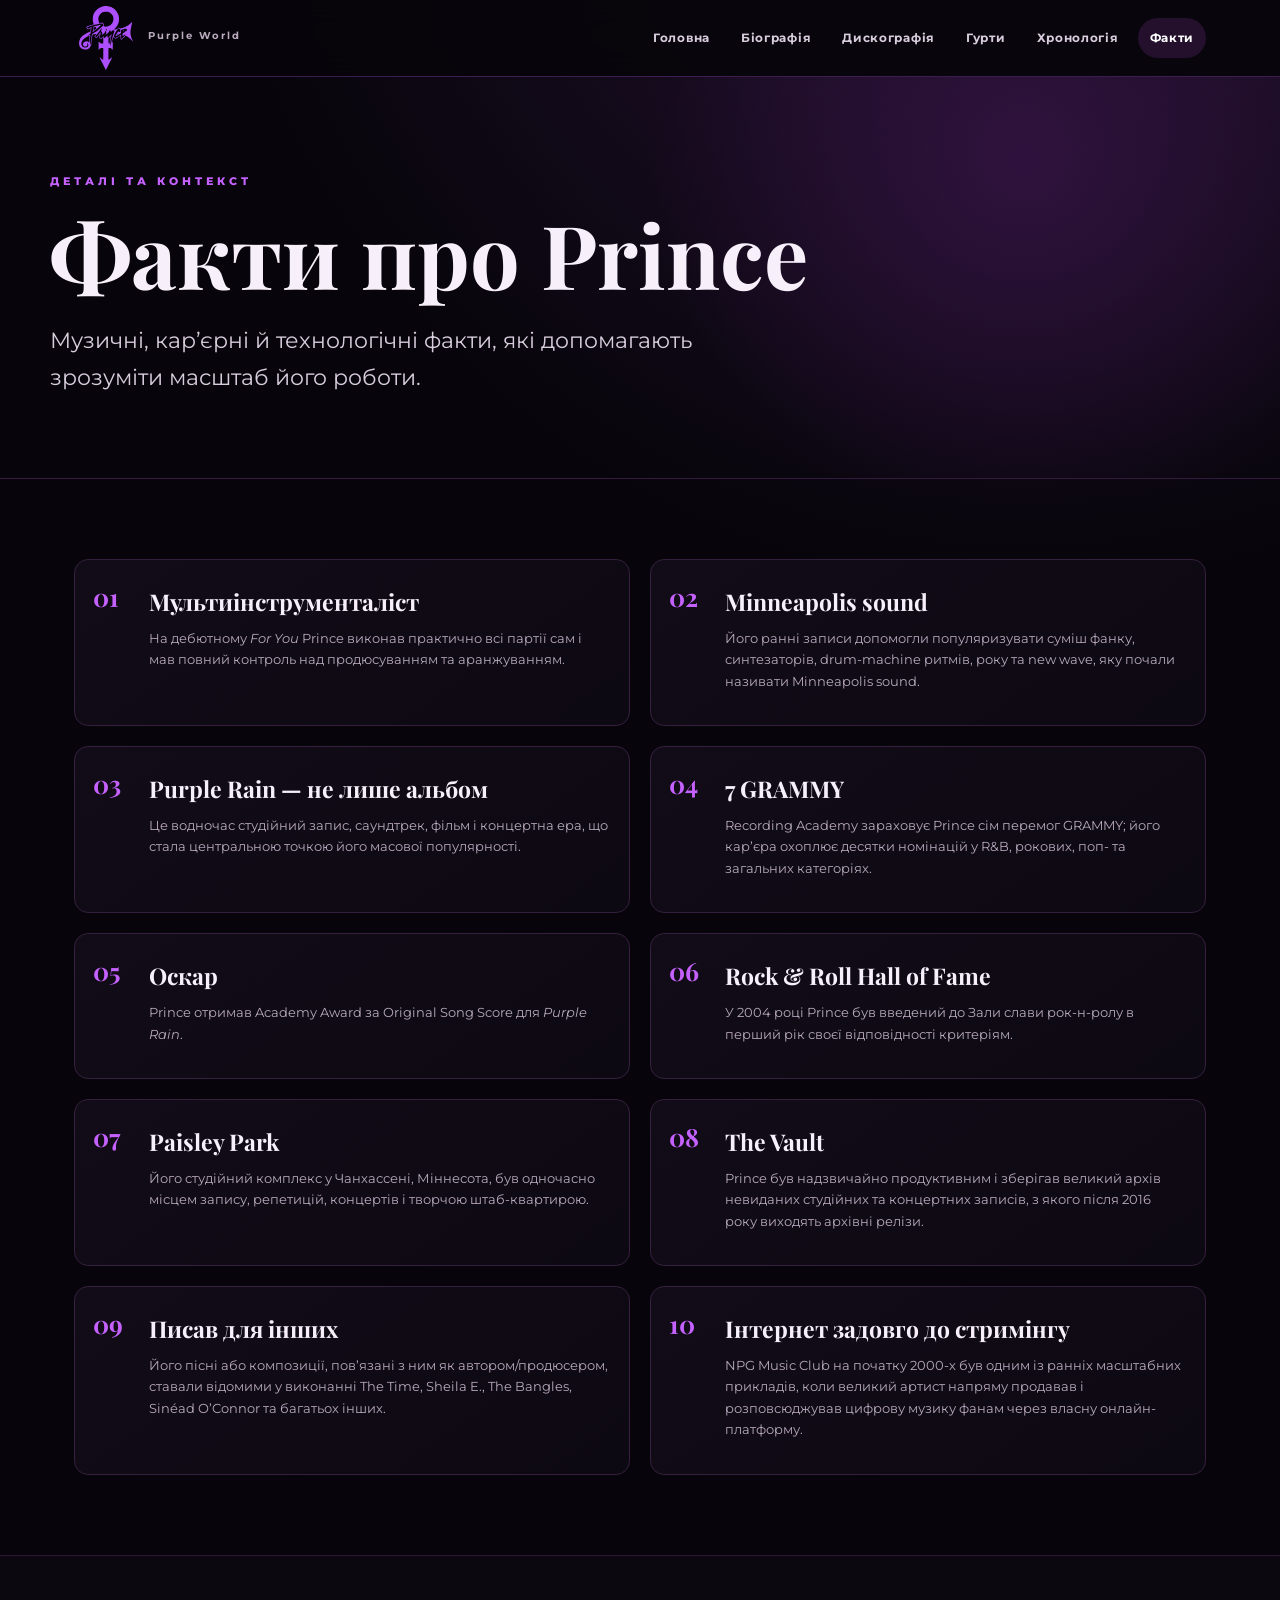
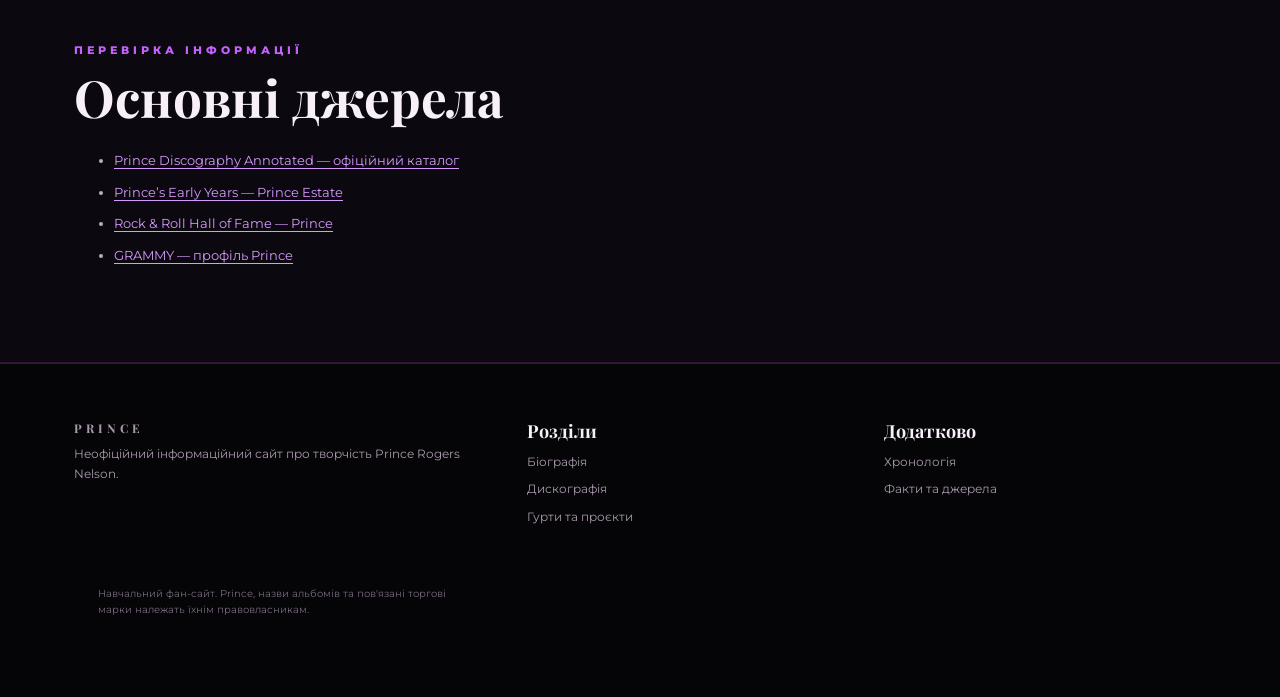
<file: facts.html>
<!doctype html><html lang="uk"><head><meta charset="utf-8"><meta name="viewport" content="width=device-width,initial-scale=1"><meta name="description" content="Факти — неофіційний інформаційний сайт про Prince"><title>Факти | PRINCE</title><link rel="stylesheet" href="style.css"></head><body><header class="site-header"><div class="header-inner">
<a class="logo" href="index.html">
    <img src="love-symbol.svg" alt="PRINCE">
    <span>Purple World</span>
</a>
<button class="menu-btn" aria-label="Меню">☰</button>
<nav class="nav">
<a href="index.html">Головна</a><a href="biography.html">Біографія</a><a href="discography.html">Дискографія</a><a href="bands.html">Гурти</a><a href="timeline.html">Хронологія</a><a href="facts.html" class="active">Факти</a>
</nav></div></header>
<main><section class="page-hero"><div><span class="kicker">Деталі та контекст</span><h1>Факти про Prince</h1><p class="lead">Музичні, кар’єрні й технологічні факти, які допомагають зрозуміти масштаб його роботи.</p></div></section><section><div class="wrap"><div class="grid two facts"><article class="card fact"><h3>Мультиінструменталіст</h3><p>На дебютному <em>For You</em> Prince виконав практично всі партії сам і мав повний контроль над продюсуванням та аранжуванням.</p></article><article class="card fact"><h3>Minneapolis sound</h3><p>Його ранні записи допомогли популяризувати суміш фанку, синтезаторів, drum-machine ритмів, року та new wave, яку почали називати Minneapolis sound.</p></article><article class="card fact"><h3>Purple Rain — не лише альбом</h3><p>Це водночас студійний запис, саундтрек, фільм і концертна ера, що стала центральною точкою його масової популярності.</p></article><article class="card fact"><h3>7 GRAMMY</h3><p>Recording Academy зараховує Prince сім перемог GRAMMY; його кар’єра охоплює десятки номінацій у R&B, рокових, поп- та загальних категоріях.</p></article><article class="card fact"><h3>Оскар</h3><p>Prince отримав Academy Award за Original Song Score для <em>Purple Rain</em>.</p></article><article class="card fact"><h3>Rock & Roll Hall of Fame</h3><p>У 2004 році Prince був введений до Зали слави рок-н-ролу в перший рік своєї відповідності критеріям.</p></article><article class="card fact"><h3>Paisley Park</h3><p>Його студійний комплекс у Чанхассені, Міннесота, був одночасно місцем запису, репетицій, концертів і творчою штаб-квартирою.</p></article><article class="card fact"><h3>The Vault</h3><p>Prince був надзвичайно продуктивним і зберігав великий архів невиданих студійних та концертних записів, з якого після 2016 року виходять архівні релізи.</p></article><article class="card fact"><h3>Писав для інших</h3><p>Його пісні або композиції, пов’язані з ним як автором/продюсером, ставали відомими у виконанні The Time, Sheila E., The Bangles, Sinéad O’Connor та багатьох інших.</p></article><article class="card fact"><h3>Інтернет задовго до стримінгу</h3><p>NPG Music Club на початку 2000-х був одним із ранніх масштабних прикладів, коли великий артист напряму продавав і розповсюджував цифрову музику фанам через власну онлайн-платформу.</p></article></div></div></section><section class="section-dark"><div class="wrap source-list"><span class="kicker">Перевірка інформації</span><h2>Основні джерела</h2><ul><li><a href="https://discography.prince.com/" target="_blank" rel="noopener">Prince Discography Annotated — офіційний каталог</a></li><li><a href="https://becoming.prince.com/" target="_blank" rel="noopener">Prince’s Early Years — Prince Estate</a></li><li><a href="https://rockhall.com/inductees/prince/" target="_blank" rel="noopener">Rock & Roll Hall of Fame — Prince</a></li><li><a href="https://www.grammy.com/artists/prince/5675" target="_blank" rel="noopener">GRAMMY — профіль Prince</a></li></ul></div></section></main><footer class="site-footer"><div class="footer-inner"><div><a class="logo" href="index.html">PRINCE</a><p>Неофіційний інформаційний сайт про творчість Prince Rogers Nelson.</p></div><div><h3>Розділи</h3><a href="biography.html">Біографія</a><a href="discography.html">Дискографія</a><a href="bands.html">Гурти та проєкти</a></div><div><h3>Додатково</h3><a href="timeline.html">Хронологія</a><a href="facts.html">Факти та джерела</a></div><div class="copyright">Навчальний фан-сайт. Prince, назви альбомів та пов'язані торгові марки належать їхнім правовласникам.</div></footer><script src="script.js"></script>
</body></html>
</file>
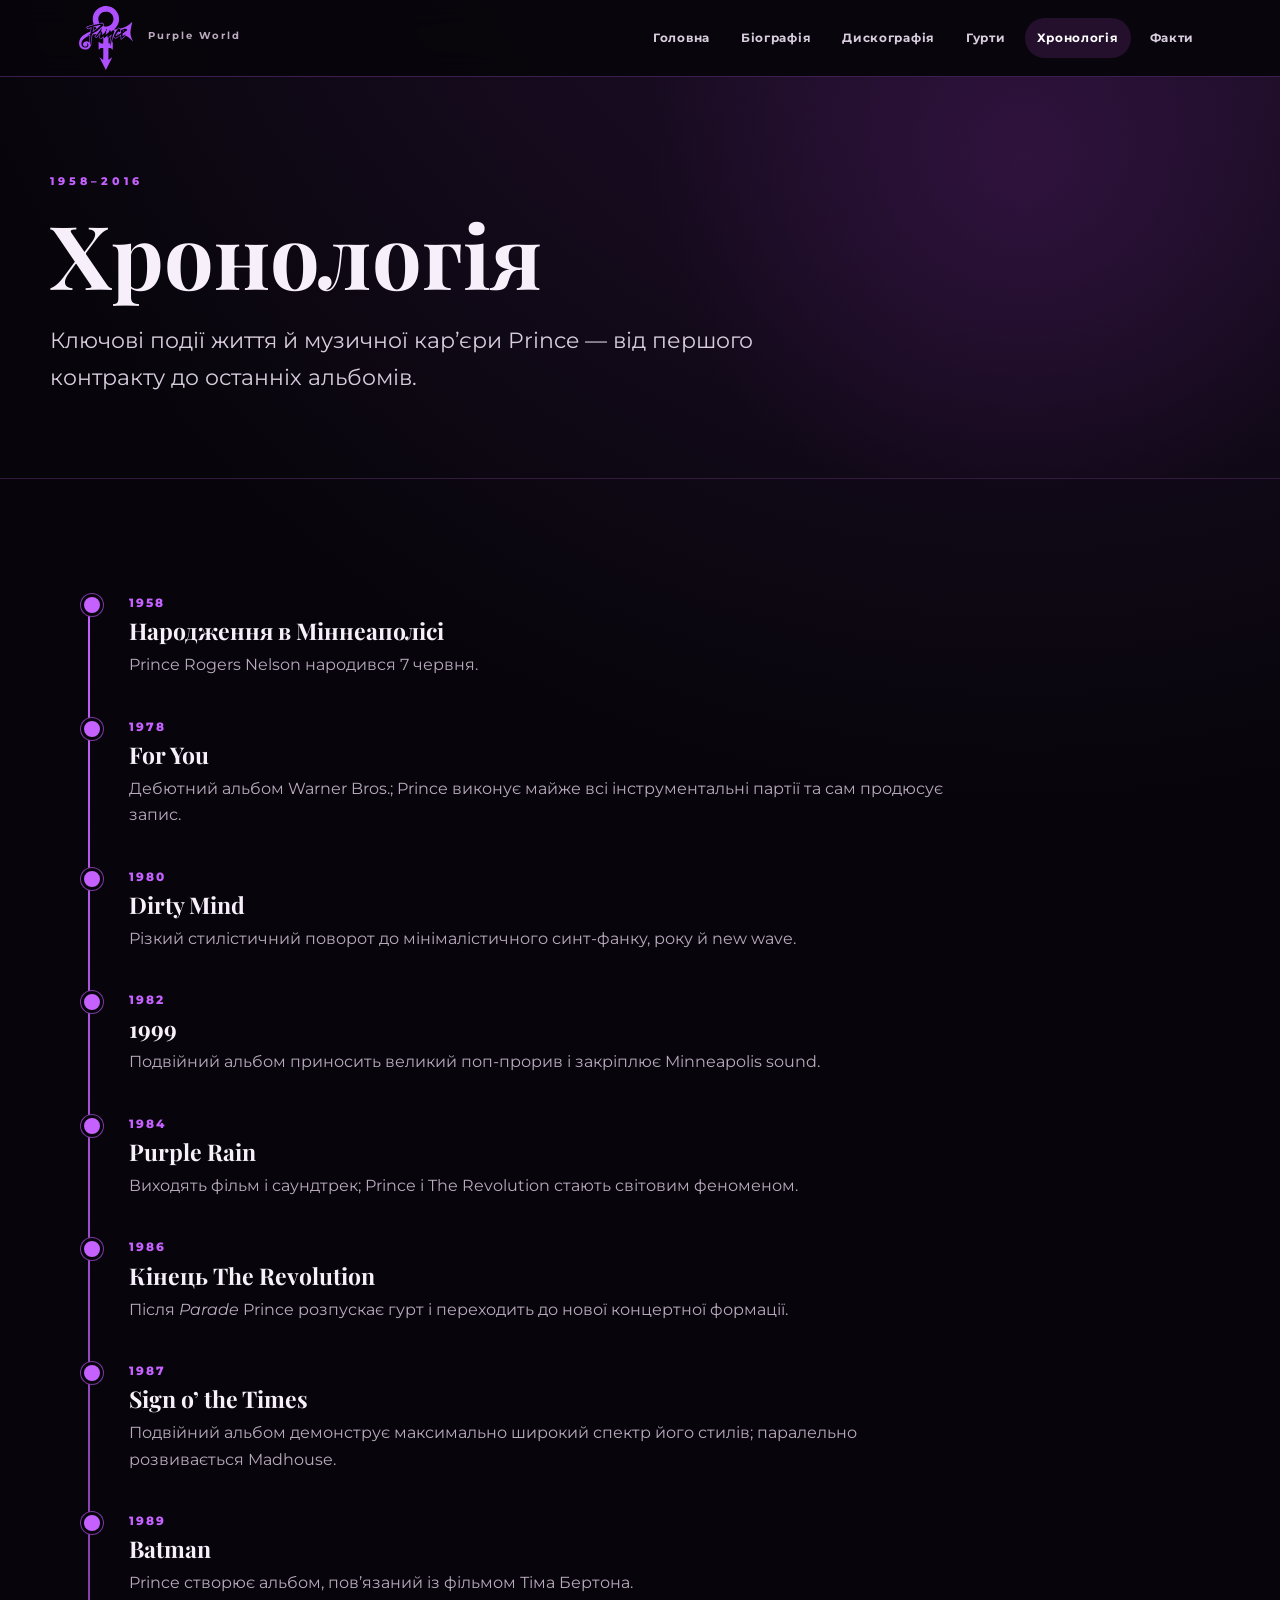
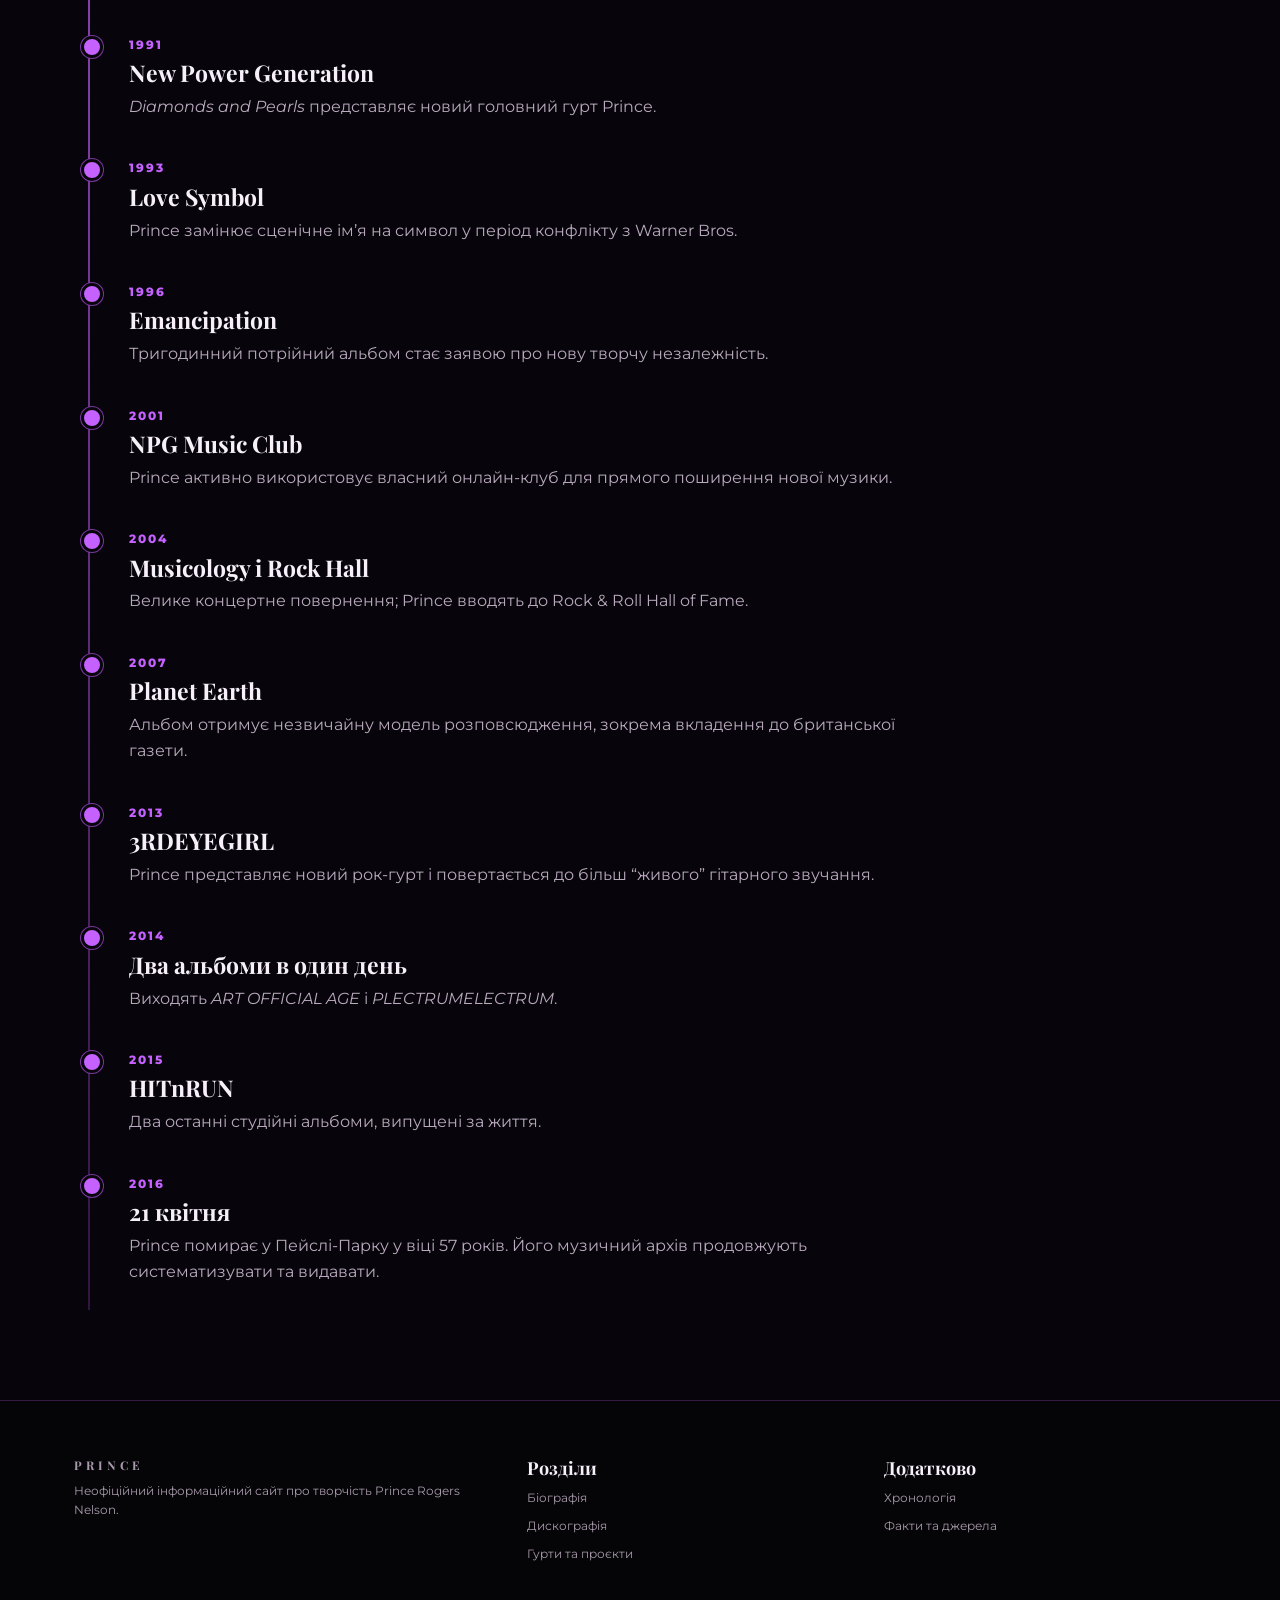
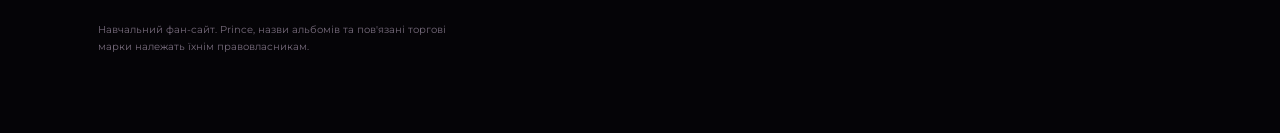
<file: timeline.html>
<!doctype html><html lang="uk"><head><meta charset="utf-8"><meta name="viewport" content="width=device-width,initial-scale=1"><meta name="description" content="Хронологія — неофіційний інформаційний сайт про Prince"><title>Хронологія | PRINCE</title><link rel="stylesheet" href="style.css"></head><body><header class="site-header"><div class="header-inner">
<a class="logo" href="index.html">
    <img src="love-symbol.svg" alt="PRINCE">
    <span>Purple World</span>
</a>
<button class="menu-btn" aria-label="Меню">☰</button>
<nav class="nav">
<a href="index.html">Головна</a><a href="biography.html">Біографія</a><a href="discography.html">Дискографія</a><a href="bands.html">Гурти</a><a href="timeline.html" class="active">Хронологія</a><a href="facts.html">Факти</a>
</nav></div></header>
<main><section class="page-hero"><div><span class="kicker">1958–2016</span><h1>Хронологія</h1><p class="lead">Ключові події життя й музичної кар’єри Prince — від першого контракту до останніх альбомів.</p></div></section><section><div class="wrap"><div class="timeline">
<div class="timeline-item"><span class="year">1958</span><h3>Народження в Міннеаполісі</h3><p>Prince Rogers Nelson народився 7 червня.</p></div><div class="timeline-item"><span class="year">1978</span><h3>For You</h3><p>Дебютний альбом Warner Bros.; Prince виконує майже всі інструментальні партії та сам продюсує запис.</p></div><div class="timeline-item"><span class="year">1980</span><h3>Dirty Mind</h3><p>Різкий стилістичний поворот до мінімалістичного синт-фанку, року й new wave.</p></div><div class="timeline-item"><span class="year">1982</span><h3>1999</h3><p>Подвійний альбом приносить великий поп-прорив і закріплює Minneapolis sound.</p></div><div class="timeline-item"><span class="year">1984</span><h3>Purple Rain</h3><p>Виходять фільм і саундтрек; Prince і The Revolution стають світовим феноменом.</p></div><div class="timeline-item"><span class="year">1986</span><h3>Кінець The Revolution</h3><p>Після <em>Parade</em> Prince розпускає гурт і переходить до нової концертної формації.</p></div><div class="timeline-item"><span class="year">1987</span><h3>Sign o’ the Times</h3><p>Подвійний альбом демонструє максимально широкий спектр його стилів; паралельно розвивається Madhouse.</p></div><div class="timeline-item"><span class="year">1989</span><h3>Batman</h3><p>Prince створює альбом, пов’язаний із фільмом Тіма Бертона.</p></div><div class="timeline-item"><span class="year">1991</span><h3>New Power Generation</h3><p><em>Diamonds and Pearls</em> представляє новий головний гурт Prince.</p></div><div class="timeline-item"><span class="year">1993</span><h3>Love Symbol</h3><p>Prince замінює сценічне ім’я на символ у період конфлікту з Warner Bros.</p></div><div class="timeline-item"><span class="year">1996</span><h3>Emancipation</h3><p>Тригодинний потрійний альбом стає заявою про нову творчу незалежність.</p></div><div class="timeline-item"><span class="year">2001</span><h3>NPG Music Club</h3><p>Prince активно використовує власний онлайн-клуб для прямого поширення нової музики.</p></div><div class="timeline-item"><span class="year">2004</span><h3>Musicology і Rock Hall</h3><p>Велике концертне повернення; Prince вводять до Rock & Roll Hall of Fame.</p></div><div class="timeline-item"><span class="year">2007</span><h3>Planet Earth</h3><p>Альбом отримує незвичайну модель розповсюдження, зокрема вкладення до британської газети.</p></div><div class="timeline-item"><span class="year">2013</span><h3>3RDEYEGIRL</h3><p>Prince представляє новий рок-гурт і повертається до більш “живого” гітарного звучання.</p></div><div class="timeline-item"><span class="year">2014</span><h3>Два альбоми в один день</h3><p>Виходять <em>ART OFFICIAL AGE</em> і <em>PLECTRUMELECTRUM</em>.</p></div><div class="timeline-item"><span class="year">2015</span><h3>HITnRUN</h3><p>Два останні студійні альбоми, випущені за життя.</p></div><div class="timeline-item"><span class="year">2016</span><h3>21 квітня</h3><p>Prince помирає у Пейслі-Парку у віці 57 років. Його музичний архів продовжують систематизувати та видавати.</p></div></div></div></section></main><footer class="site-footer"><div class="footer-inner"><div><a class="logo" href="index.html">PRINCE</a><p>Неофіційний інформаційний сайт про творчість Prince Rogers Nelson.</p></div><div><h3>Розділи</h3><a href="biography.html">Біографія</a><a href="discography.html">Дискографія</a><a href="bands.html">Гурти та проєкти</a></div><div><h3>Додатково</h3><a href="timeline.html">Хронологія</a><a href="facts.html">Факти та джерела</a></div><div class="copyright">Навчальний фан-сайт. Prince, назви альбомів та пов'язані торгові марки належать їхнім правовласникам.</div></footer><script src="script.js"></script>
</body></html>
</file>
<file: style.css>
@import url('https://fonts.googleapis.com/css2?family=Montserrat:wght@400;500;600;700;800&family=Playfair+Display:ital,wght@0,600;0,700;1,600&display=swap');

:root{
  --bg:#07050b;
  --panel:#100b16;
  --panel2:#15101d;
  --text:#f7f0fb;
  --muted:#b9aabd;
  --purple:#c561ff;
  --purple2:#8e35c8;
  --gold:#e7bf72;
  --line:#4b255d;
  --max:1180px;
}
*{box-sizing:border-box}
html{scroll-behavior:smooth}
body{margin:0;background:radial-gradient(circle at 80% -10%,#281235 0,transparent 30%),var(--bg);color:var(--text);font-family:Montserrat,Arial,sans-serif;line-height:1.65}
a{color:inherit;text-decoration:none}
img{max-width:100%}
button,input{font:inherit}
.site-header{position:sticky;top:0;z-index:50;min-height:76px;background:rgba(7,5,11,.9);backdrop-filter:blur(14px);border-bottom:1px solid rgba(197,97,255,.28)}
.header-inner{max-width:var(--max);margin:auto;display:flex;align-items:center;gap:25px;padding:0 24px;min-height:76px}
.logo{font:700 26px 'Playfair Display',serif;letter-spacing:4px;color:var(--purple);white-space:nowrap}
.logo {
    display: flex;
    align-items: center;
    gap: 10px;
}

.logo img {
    width: 64px;
    height: 64px;
    object-fit: contain;
}
.logo img {
    filter: invert(40%) sepia(80%) saturate(3000%) hue-rotate(250deg);
}
.logo span{font-family:Montserrat;font-size:10px;letter-spacing:2px;color:var(--muted);display:block;margin-top:-5px}
.nav{margin-left:auto;display:flex;align-items:center;gap:7px;flex-wrap:wrap;justify-content:flex-end}
.nav a{font-size:12px;font-weight:700;letter-spacing:.7px;padding:10px 12px;border-radius:30px;color:#d8cddd}
.nav a:hover,.nav a.active{background:#24102d;color:#fff}
.menu-btn{display:none;margin-left:auto;background:none;border:1px solid var(--line);color:white;border-radius:9px;padding:8px 11px}
main{min-height:70vh}
.wrap{max-width:var(--max);margin:auto;padding:80px 24px}
.kicker{color:var(--purple);font-size:11px;letter-spacing:4px;font-weight:800;text-transform:uppercase}
h1,h2,h3{font-family:'Playfair Display',serif;line-height:1.08}
h1{font-size:clamp(52px,8vw,105px);margin:13px 0 22px}
h2{font-size:clamp(34px,4vw,52px);margin:8px 0 25px}
h3{font-size:23px;margin:10px 0}
p{color:#d2c7d5}.muted{color:var(--muted)}
.lead{font-size:clamp(17px,2vw,22px);max-width:760px;color:#d8cddd}
.hero{min-height:640px;display:grid;align-items:center;border-bottom:1px solid #32173f;position:relative;overflow:hidden}
.hero:after{content:'';position:absolute;inset:0;background:linear-gradient(90deg,rgba(7,5,11,.98) 10%,rgba(7,5,11,.72) 48%,rgba(7,5,11,.15) 100%);pointer-events:none}
.hero-photo{position:absolute;inset:0;background-image:linear-gradient(135deg,rgba(105,44,138,.15),rgba(0,0,0,.1)),var(--photo,url('images/prince-hero.jpg'));background-position:center;background-size:cover;filter:saturate(.85)}
.hero-content{position:relative;z-index:2;max-width:var(--max);width:100%;margin:auto;padding:100px 24px}
.hero h1{color:var(--purple);text-shadow:0 0 45px rgba(197,97,255,.18)}
.hero .lead{max-width:680px}
.actions{display:flex;gap:12px;flex-wrap:wrap;margin-top:28px}
.btn{display:inline-flex;align-items:center;gap:8px;border:1px solid var(--purple);border-radius:5px;padding:13px 18px;font-size:11px;font-weight:800;letter-spacing:1.5px;text-transform:uppercase;transition:.2s}
.btn:hover{background:var(--purple);color:#100714;transform:translateY(-2px)}
.btn.secondary{border-color:#5d4765;color:#d8cddd}.btn.secondary:hover{background:#1b1420;color:white}
.stats{display:grid;grid-template-columns:repeat(4,1fr);gap:14px;margin-top:-42px;position:relative;z-index:3}
.stat{background:linear-gradient(145deg,#140c1c,#0b080f);border:1px solid #3d214a;border-radius:14px;padding:23px;box-shadow:0 14px 30px rgba(0,0,0,.24)}
.stat strong{display:block;font:700 31px 'Playfair Display';color:var(--purple)}
.stat span{font-size:12px;color:var(--muted)}
.grid{display:grid;gap:20px}.grid.two{grid-template-columns:repeat(2,1fr)}.grid.three{grid-template-columns:repeat(3,1fr)}.grid.four{grid-template-columns:repeat(4,1fr)}
.card{background:linear-gradient(145deg,#110c17,#0d0912);border:1px solid #35203d;border-radius:14px;padding:22px;transition:.25s}
.card:hover{border-color:#6f3589;transform:translateY(-3px)}
.card p{font-size:13px;color:var(--muted)}
.album-cover,.photo-slot{position:relative;overflow:hidden;background-color:#170f20;background-image:linear-gradient(135deg,rgba(197,97,255,.28),rgba(18,10,24,.78)),var(--photo);background-size:cover;background-position:center;border:1px solid #4e275e}
.album-cover{aspect-ratio:1;border-radius:9px;margin-bottom:15px}.photo-slot{min-height:370px;border-radius:15px}
.photo-slot:after,.album-cover:after{content:attr(data-label);position:absolute;left:12px;right:12px;bottom:12px;padding:8px 10px;background:rgba(7,5,11,.72);backdrop-filter:blur(8px);border:1px solid rgba(255,255,255,.12);border-radius:7px;color:#d8cddd;font-size:10px;letter-spacing:.5px}
.photo-slot:after,
.album-cover:after {
    display: none;
}
.section-dark{background:#0b080f;border-block:1px solid #2d1537}
.timeline{position:relative;margin-top:30px}.timeline:before{content:'';position:absolute;left:14px;top:10px;bottom:10px;width:2px;background:linear-gradient(var(--purple),#32153f)}
.timeline-item{position:relative;padding:0 0 34px 55px}.timeline-item:before{content:'';position:absolute;left:7px;top:5px;width:16px;height:16px;border:3px solid var(--bg);border-radius:50%;background:var(--purple);box-shadow:0 0 0 1px #7938a0}
.timeline-item .year{color:var(--purple);font-weight:800;font-size:12px;letter-spacing:2px}.timeline-item h3{margin:4px 0}.timeline-item p{margin:8px 0 0;max-width:820px;color:var(--muted)}
.page-hero{padding:90px 24px 60px;border-bottom:1px solid #351a40;background:radial-gradient(circle at 80% 20%,#2f123d 0,transparent 35%)}
.page-hero>div{max-width:var(--max);margin:auto}.page-hero h1{font-size:clamp(48px,7vw,88px);margin-bottom:15px}
.bio-layout{display:grid;grid-template-columns:.85fr 1.15fr;gap:45px;align-items:start}.bio-layout .photo-slot{position:sticky;top:110px}
.quote{font:italic 24px 'Playfair Display';color:#d9a2fb;border-left:3px solid var(--purple);padding:5px 0 5px 22px;margin:35px 0}
.info-table{width:100%;border-collapse:collapse}.info-table td{padding:12px 0;border-bottom:1px solid #2c1d32;vertical-align:top}.info-table td:first-child{width:36%;color:#9c8ba3;font-size:12px;text-transform:uppercase;letter-spacing:.7px}.info-table td:last-child{font-size:14px}
.filters{display:flex;gap:9px;flex-wrap:wrap;margin:25px 0}.filter-btn{cursor:pointer;border:1px solid #4c3155;background:#0f0a14;color:#c9bdcd;border-radius:30px;padding:9px 14px;font-size:11px;font-weight:700}.filter-btn.active,.filter-btn:hover{background:#3c174d;border-color:#8d43aa;color:white}
.search{width:100%;max-width:480px;background:#0c0910;border:1px solid #482654;color:white;border-radius:8px;padding:13px 14px;outline:none}.search:focus{border-color:var(--purple)}
.discography-grid{display:grid;grid-template-columns:repeat(4,1fr);gap:15px}.release{padding:16px;background:#0d0911;border:1px solid #33203a;border-radius:10px}.release .year{font-size:11px;color:var(--purple);font-weight:800;letter-spacing:1px}.release h3{font-family:Montserrat;font-size:14px;margin:7px 0 0;line-height:1.35}.release .tag{display:inline-block;margin-top:9px;font-size:9px;letter-spacing:.8px;text-transform:uppercase;color:#a996b0}.release.hidden{display:none}
.band-card{display:grid;grid-template-columns:150px 1fr;gap:20px;align-items:center}.band-card .photo-slot{min-height:150px;aspect-ratio:1}.band-card ul{padding-left:18px;color:#cbbdcc;font-size:13px}
.facts{counter-reset:facts}.fact{position:relative;padding:20px 20px 20px 74px;min-height:90px}.fact:before{counter-increment:facts;content:counter(facts,decimal-leading-zero);position:absolute;left:18px;top:20px;color:var(--purple);font:700 25px 'Playfair Display'}
.source-list a{color:#d69aff;text-decoration:underline;text-underline-offset:3px}.source-list li{margin-bottom:10px;color:#bbaec0;font-size:13px}
.site-footer{border-top:1px solid #351943;background:#050407}.footer-inner{max-width:var(--max);margin:auto;padding:48px 24px;display:grid;grid-template-columns:1.3fr 1fr 1fr;gap:35px}.footer-inner h3{font-size:18px}.footer-inner a,.footer-inner p{display:block;font-size:12px;color:#a99bad;margin:8px 0}.copyright{max-width:var(--max);margin:auto;padding:16px 24px 30px;color:#776b7c;font-size:10px}
.notice{border:1px dashed #6e3b7f;background:#100a16;border-radius:12px;padding:18px;color:#c9b9ce;font-size:13px}
@media(max-width:980px){.discography-grid,.grid.four{grid-template-columns:repeat(3,1fr)}.grid.three{grid-template-columns:repeat(2,1fr)}.stats{grid-template-columns:repeat(2,1fr)}.bio-layout{grid-template-columns:1fr}.bio-layout .photo-slot{position:relative;top:auto;min-height:500px}.footer-inner{grid-template-columns:1fr 1fr}}
@media(max-width:760px){.menu-btn{display:block}.nav{display:none;position:absolute;left:0;right:0;top:76px;background:#09060d;border-bottom:1px solid #3b1a49;padding:16px 20px;flex-direction:column;align-items:stretch}.nav.open{display:flex}.nav a{text-align:center}.hero{min-height:580px}.hero:after{background:linear-gradient(0deg,rgba(7,5,11,.98) 8%,rgba(7,5,11,.65) 70%,rgba(7,5,11,.3))}.wrap{padding:58px 18px}.page-hero{padding:70px 18px 45px}.page-hero>div{padding:0}.grid.two,.grid.three,.grid.four,.discography-grid{grid-template-columns:1fr}.stats{grid-template-columns:1fr 1fr;margin-top:-25px}.stat{padding:16px}.band-card{grid-template-columns:1fr}.band-card .photo-slot{aspect-ratio:16/10}.footer-inner{grid-template-columns:1fr}.photo-slot{min-height:300px}}
@media(max-width:450px){.stats{grid-template-columns:1fr}.hero h1{font-size:62px}.logo{font-size:22px}}
</file>
